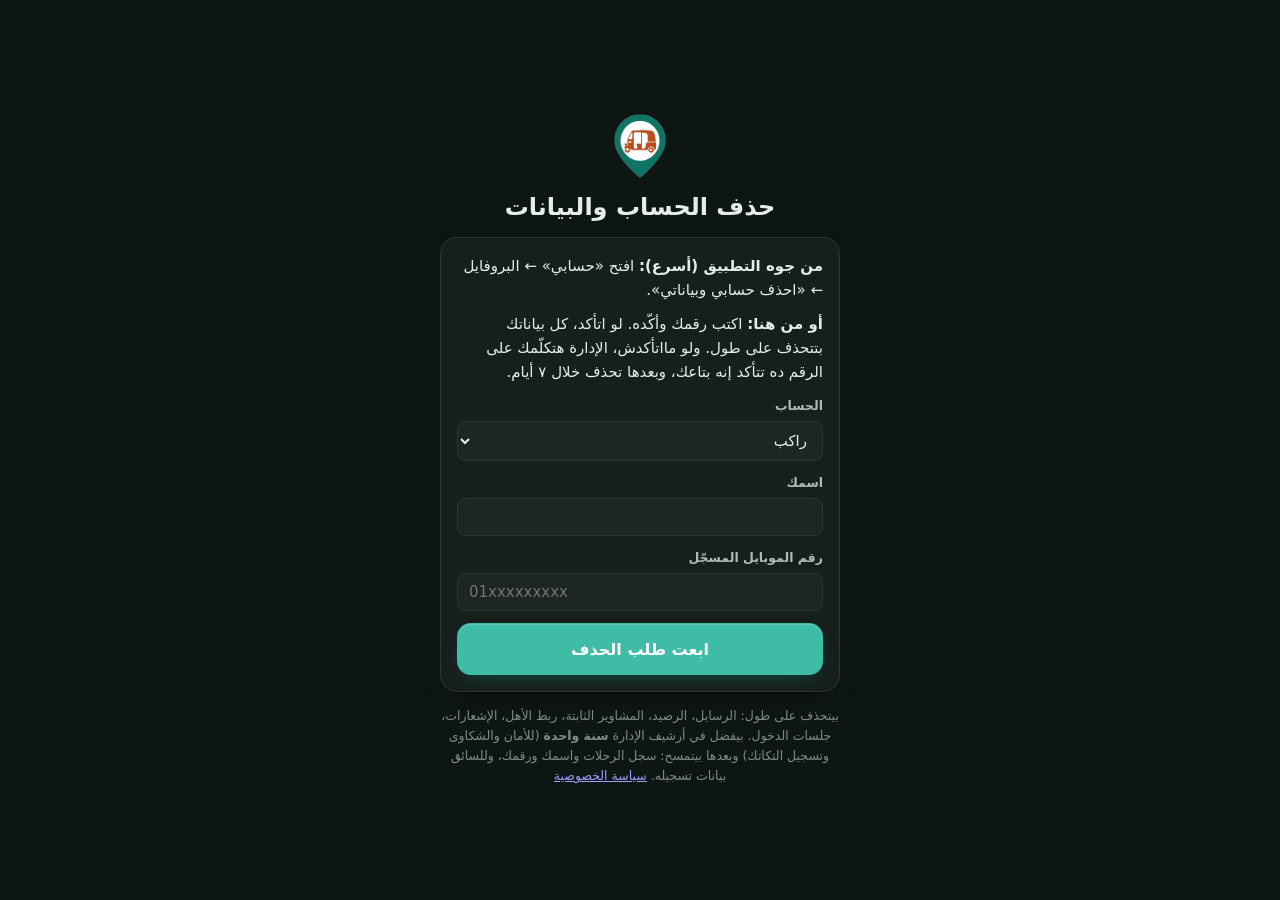
<file: delete.html>
<!DOCTYPE html>
<html lang="ar" dir="rtl"><head><meta charset="utf-8"><meta name="viewport" content="width=device-width,initial-scale=1">
<title>حذف الحساب — المحطة</title><meta name="theme-color" content="#0E1614"><meta name="color-scheme" content="dark"><link rel="stylesheet" href="/assets/style.css"></head>
<body style="min-height:100vh;display:grid;place-items:center;padding:24px;background:var(--ground)">
<div class="mh-login" style="width:100%;max-width:400px;display:flex;flex-direction:column;gap:14px">
  <img class="mh-logo" src="/assets/logo.png" alt="المحطة" style="height:64px;width:auto;align-self:center">
  <h1 style="margin:0;text-align:center;font:800 24px/1.3 var(--display)">حذف الحساب والبيانات</h1>
  <div class="card">
    <p style="margin:0 0 10px"><b>من جوه التطبيق (أسرع):</b> افتح «حسابي» ← البروفايل ← «احذف حسابي وبياناتي».</p>
    <p style="margin:0 0 12px"><b>أو من هنا:</b> اكتب رقمك وأكّده. لو اتأكد، كل بياناتك بتتحذف على طول. ولو مااتأكدش، الإدارة هتكلّمك على الرقم ده تتأكد إنه بتاعك، وبعدها تحذف خلال ٧ أيام.</p>
    <div class="field"><label for="dr">الحساب</label><select id="dr"><option value="rider">راكب</option><option value="driver">سائق</option></select></div>
    <div class="field"><label for="dn">اسمك</label><input id="dn" autocomplete="name"></div>
    <div class="field"><label for="dp">رقم الموبايل المسجّل</label><input id="dp" inputmode="tel" dir="ltr" placeholder="01xxxxxxxxx"></div>
    <button class="btn btn-primary btn-wide" id="go">ابعت طلب الحذف</button>
    <p class="hint" id="msg" style="margin-top:10px" hidden></p>
  </div>
  <p class="hint" style="text-align:center">بيتحذف على طول: الرسايل، الرصيد، المشاوير الثابتة، ربط الأهل، الإشعارات، جلسات الدخول. بيفضل في أرشيف الإدارة <b>سنة واحدة</b> (للأمان والشكاوى وتسجيل التكاتك) وبعدها بيتمسح: سجل الرحلات واسمك ورقمك، وللسائق بيانات تسجيله. <a href="/privacy.html">سياسة الخصوصية</a></p>
</div>
<script src="/assets/common.js"></script>
<script src="/assets/verify.js"></script>
<script>
document.getElementById("go").addEventListener("click", function(){
  var p = document.getElementById("dp").value.replace(/\D/g,""), n = document.getElementById("dn").value.trim(), m = document.getElementById("msg"), b = this;
  if(!/^01\d{9}$/.test(p)){ m.hidden = false; m.style.color = "var(--crit)"; m.textContent = "اكتب رقم موبايل صحيح"; return; }
  b.disabled = true;
  if(!confirm("متأكد إنك عايز تحذف حسابك وكل بياناتك؟ مايتعملهوش رجوع.")) { b.disabled = false; return; }
  var toks = []; try{ toks = (JSON.parse(localStorage.getItem("tt-history") || "[]") || []).map(function(x){ return x.token; }).filter(Boolean).slice(0, 30); }catch(e){}
  var role = document.getElementById("dr").value;
  TT.api("delete-account", role === "driver" ? { method:"POST", retry:false, body:{ phone:p, name:n, role:"driver" } } : { method:"POST", retry:false, verify:{ phone:p, role:"rider" }, body:{ phone:p, name:n, rideTokens:toks } })
    .then(function(r){
      m.hidden = false; m.style.color = "var(--ok)";
      if(r && r.queued){ m.textContent = "وصل طلبك ✓ — الإدارة هتكلّمك على الرقم ده تتأكد، وبعدها يتحذف خلال ٧ أيام."; return; }
      try{ Object.keys(localStorage).forEach(function(k){ if(/^(tt-|mh-)/.test(k)) localStorage.removeItem(k); }); }catch(e){}
      m.textContent = "اتحذف حسابك وكل بياناتك ✓";
    })
    .catch(function(e){ b.disabled = false; m.hidden = false; m.style.color = "var(--crit)"; m.textContent = e.message; });
});
</script>
</body></html>
</file>
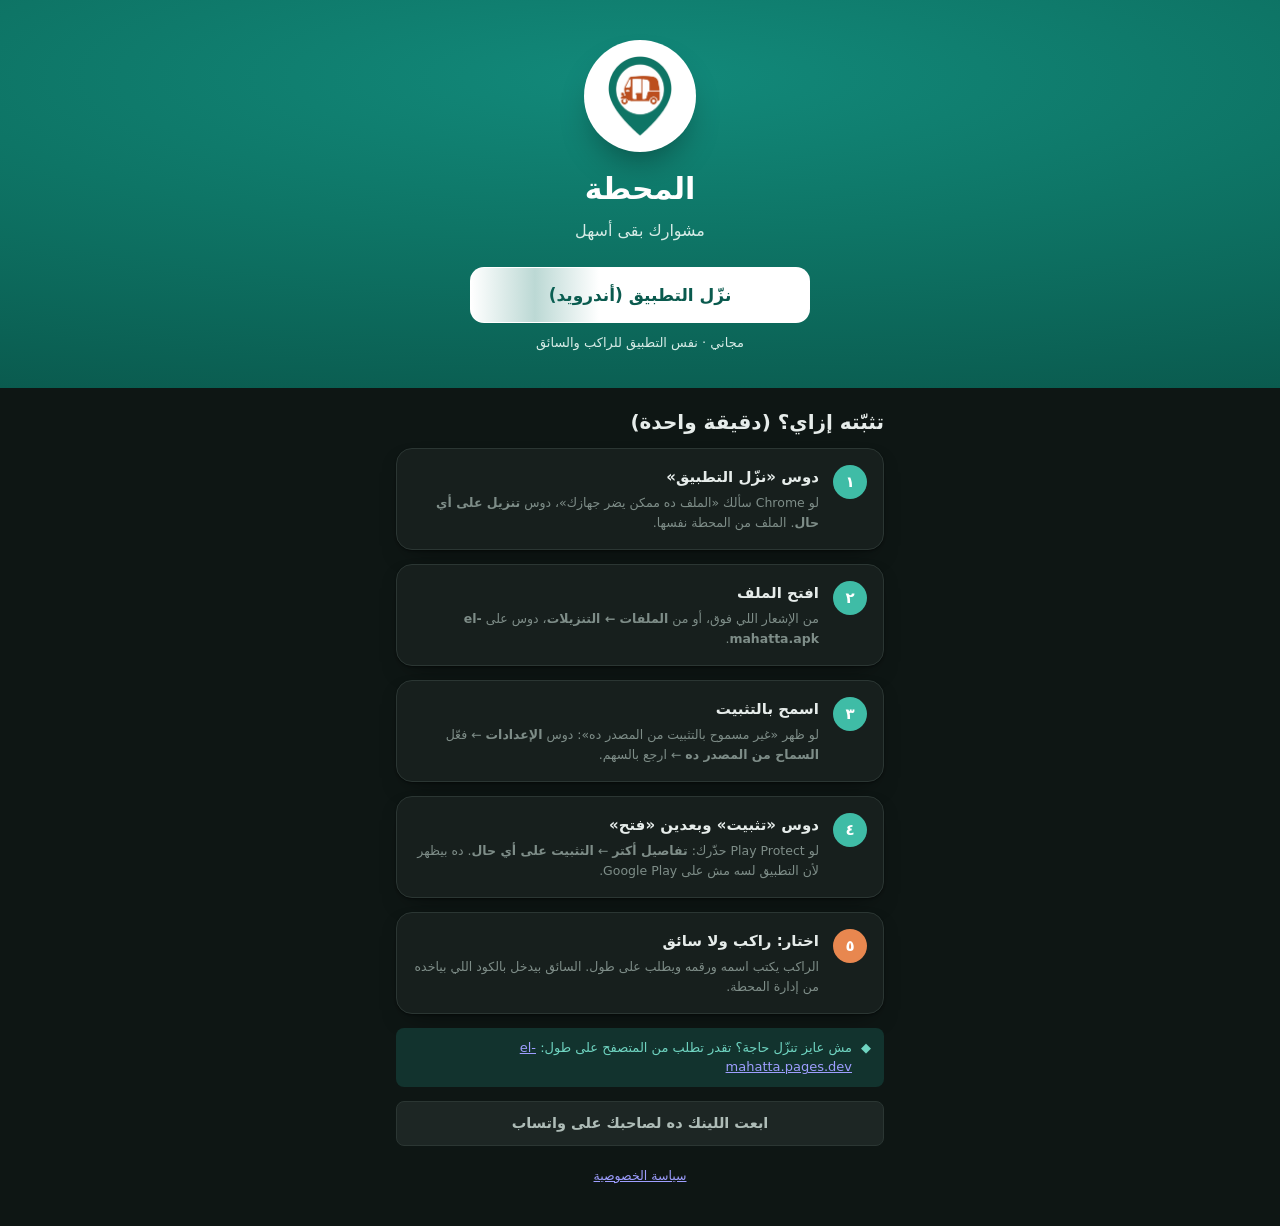
<file: download.html>
<!DOCTYPE html>
<html lang="ar" dir="rtl">
<head>
<meta charset="utf-8">
<meta name="viewport" content="width=device-width,initial-scale=1,viewport-fit=cover">
<meta name="theme-color" content="#0E1614"><meta name="color-scheme" content="dark">
<title>نزّل تطبيق المحطة — مشوارك بقى أسهل</title>
<meta name="description" content="نزّل تطبيق المحطة على أندرويد: اطلب توكتوك بسعر ثابت، أو اشتغل سائق.">
<meta property="og:title" content="نزّل تطبيق المحطة">
<meta property="og:description" content="مشوارك بقى أسهل — توكتوك بسعر ثابت، من غير مفاصلة.">
<meta property="og:image" content="/assets/icon-512.png">
<link rel="icon" href="/assets/icon-192.png">
<link rel="stylesheet" href="/assets/style.css">
</head>
<body style="margin:0;background:var(--ground)">
<header style="background:radial-gradient(120% 90% at 50% 20%,#12897A 0%,#0E7566 45%,#0A5A4E 100%);color:#fff;text-align:center;padding:40px 20px 34px;display:flex;flex-direction:column;align-items:center;gap:10px">
  <span class="mh-logo" style="width:112px;height:112px;border-radius:50%;background:#fff;display:grid;place-items:center;box-shadow:0 18px 36px -14px rgba(0,0,0,.45)"><img src="/assets/logo.png" alt="المحطة" style="height:80px;width:auto"></span>
  <h1 style="margin:8px 0 0;font:800 30px/1.25 var(--display)">المحطة</h1>
  <p style="margin:0;color:#D6EBE6;font-size:16px">مشوارك بقى أسهل</p>
  <a href="/download/el-mahatta.apk" download class="btn btn-wide mh-shine dark" style="margin-top:14px;max-width:340px;background:#fff;color:#0A5A4E;min-height:56px;font-size:17px;font-weight:800;border-radius:14px">نزّل التطبيق (أندرويد)</a>
  <span style="font-size:13px;color:#D6EBE6">مجاني · نفس التطبيق للراكب والسائق</span>
</header>

<main style="max-width:520px;margin:0 auto;padding:22px 16px 40px;display:flex;flex-direction:column;gap:14px">
  <h2 style="margin:0;font:700 20px var(--display)">تثبّته إزاي؟ (دقيقة واحدة)</h2>

  <div class="card" style="display:flex;gap:14px;align-items:flex-start">
    <b style="flex:none;width:34px;height:34px;border-radius:50%;background:var(--accent);color:#fff;display:grid;place-items:center;font-family:var(--display)">١</b>
    <div><b>دوس «نزّل التطبيق»</b><p class="hint" style="margin:4px 0 0">لو Chrome سألك «الملف ده ممكن يضر جهازك»، دوس <b>تنزيل على أي حال</b>. الملف من المحطة نفسها.</p></div>
  </div>
  <div class="card" style="display:flex;gap:14px;align-items:flex-start">
    <b style="flex:none;width:34px;height:34px;border-radius:50%;background:var(--accent);color:#fff;display:grid;place-items:center;font-family:var(--display)">٢</b>
    <div><b>افتح الملف</b><p class="hint" style="margin:4px 0 0">من الإشعار اللي فوق، أو من <b>الملفات ← التنزيلات</b>، دوس على <b>el-mahatta.apk</b>.</p></div>
  </div>
  <div class="card" style="display:flex;gap:14px;align-items:flex-start">
    <b style="flex:none;width:34px;height:34px;border-radius:50%;background:var(--accent);color:#fff;display:grid;place-items:center;font-family:var(--display)">٣</b>
    <div><b>اسمح بالتثبيت</b><p class="hint" style="margin:4px 0 0">لو ظهر «غير مسموح بالتثبيت من المصدر ده»: دوس <b>الإعدادات</b> ← فعّل <b>السماح من المصدر ده</b> ← ارجع بالسهم.</p></div>
  </div>
  <div class="card" style="display:flex;gap:14px;align-items:flex-start">
    <b style="flex:none;width:34px;height:34px;border-radius:50%;background:var(--accent);color:#fff;display:grid;place-items:center;font-family:var(--display)">٤</b>
    <div><b>دوس «تثبيت» وبعدين «فتح»</b><p class="hint" style="margin:4px 0 0">لو Play Protect حذّرك: <b>تفاصيل أكتر</b> ← <b>التثبيت على أي حال</b>. ده بيظهر لأن التطبيق لسه مش على Google Play.</p></div>
  </div>
  <div class="card" style="display:flex;gap:14px;align-items:flex-start">
    <b style="flex:none;width:34px;height:34px;border-radius:50%;background:var(--fare);color:#fff;display:grid;place-items:center;font-family:var(--display)">٥</b>
    <div><b>اختار: راكب ولا سائق</b><p class="hint" style="margin:4px 0 0">الراكب يكتب اسمه ورقمه ويطلب على طول. السائق بيدخل بالكود اللي بياخده من إدارة المحطة.</p></div>
  </div>

  <div class="banner b-note"><span>◆</span><span>مش عايز تنزّل حاجة؟ تقدر تطلب من المتصفح على طول: <a href="/">el-mahatta.pages.dev</a></span></div>
  <a class="btn btn-ghost btn-wide" id="shareDl" target="_blank" rel="noopener" href="#">ابعت اللينك ده لصاحبك على واتساب</a>
  <p class="hint" style="text-align:center;margin:6px 0 0"><a href="/privacy.html">سياسة الخصوصية</a></p>
</main>
<script>
document.getElementById("shareDl").href = "https://wa.me/?text=" + encodeURIComponent("نزّل تطبيق المحطة — توكتوك بسعر ثابت من غير مفاصلة: " + location.origin + "/download.html");
</script>
</body>
</html>
</file>
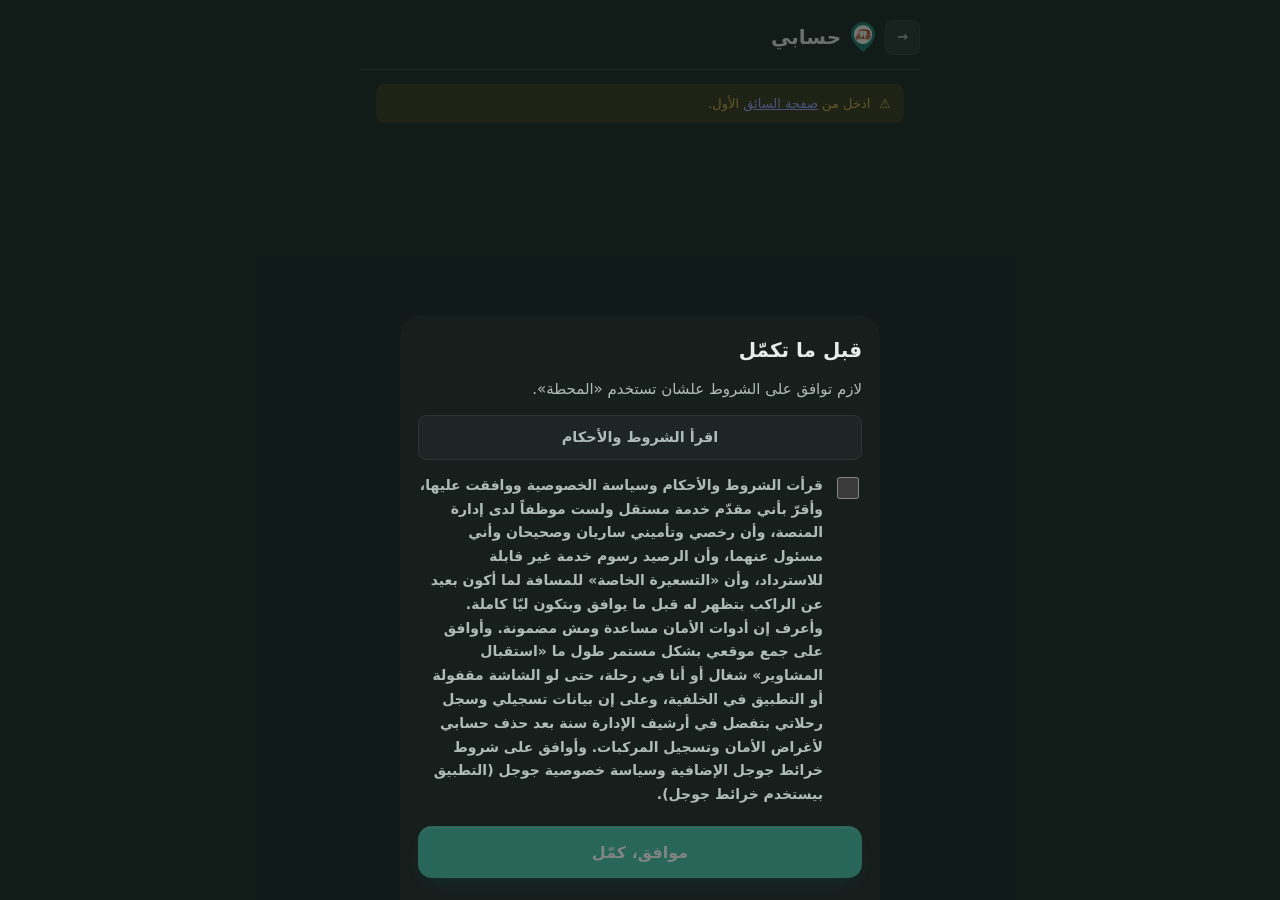
<file: driver-me.html>
<!DOCTYPE html>
<html lang="ar" dir="rtl">
<head>
<meta charset="utf-8">
<meta name="viewport" content="width=device-width,initial-scale=1,viewport-fit=cover">
<title>المحطة — حساب السائق</title>
<meta name="theme-color" content="#0E1614"><meta name="color-scheme" content="dark">
<link rel="manifest" href="/manifest-driver.webmanifest">
<link rel="icon" href="/assets/icon-driver-192.png">
<link rel="stylesheet" href="/assets/style.css">
<style>
.wrap{max-width:560px;margin:0 auto;padding:14px 16px 60px}
.top{display:flex;align-items:center;gap:10px;padding:6px 0 14px;border-bottom:1px solid var(--line);margin-bottom:14px}
.top h1{margin:0;font-family:var(--display);font-size:20px}
.tabs{display:flex;gap:4px;background:var(--inset);border-radius:10px;padding:3px;margin-bottom:14px}
.tabs button{flex:1;border:0;background:transparent;color:var(--muted);font-family:var(--body);font-weight:600;font-size:13.5px;padding:9px 6px;border-radius:8px;cursor:pointer;white-space:nowrap}
.tabs button[aria-selected="true"]{background:var(--surface);color:var(--ink);font-weight:700}
.bars{display:flex;align-items:flex-end;gap:6px;height:150px}
.bars button{flex:1;height:100%;border:0;background:none;padding:0;display:flex;flex-direction:column;justify-content:flex-end;align-items:center;gap:4px;cursor:pointer;font-family:var(--body);color:var(--muted);font-size:11px}
.bars i{display:block;width:100%;min-height:3px;border-radius:6px 6px 2px 2px;background:#9FCFC4}
.bars button[aria-pressed="true"] i{background:var(--accent)}
.bars button[aria-pressed="true"]{color:var(--ink);font-weight:700}
.opt{display:flex;align-items:center;gap:10px;width:100%;text-align:start;padding:12px 13px;border-radius:10px;border:1.5px solid var(--line);background:var(--surface);color:var(--ink);font-family:var(--body);font-size:14.5px;font-weight:600;cursor:pointer;margin-bottom:7px}
.opt[aria-pressed="true"]{border-color:var(--accent);background:#D6EBE6;color:#0A5A4E;font-weight:700}
.opt[aria-pressed="true"] *{color:#0A5A4E !important;opacity:1 !important}
.opt:disabled{opacity:.45;cursor:default}
.sw{width:12px;height:12px;border-radius:3px;flex:none}
.big{font:800 42px/1 var(--display)}
</style>
</head>
<body>
<div class="wrap">
  <div class="top">
    <a href="/driver.html" class="btn btn-ghost btn-sm" aria-label="رجوع">→</a>
    <img src="/assets/logo.png" alt="" style="height:30px;width:auto">
    <h1>حسابي</h1>
    <span class="hint" id="who" style="margin-inline-start:auto"></span>
  </div>

  <div id="needLogin" class="banner b-warn" hidden><span>⚠</span><span>ادخل من <a href="/driver.html">صفحة السائق</a> الأول.</span></div>

  <div id="app" hidden>
    <div class="card" style="display:flex;align-items:center;gap:14px;margin-bottom:12px">
      <span id="meAv" style="width:72px;height:72px;flex:none;border-radius:50%;background:var(--accent) center/cover no-repeat;color:#fff;display:grid;place-items:center;font:800 28px var(--display);box-shadow:0 0 0 3px var(--surface),0 0 0 5px var(--accent)"></span>
      <div style="min-width:0">
        <b id="meName" style="display:block;font:800 19px var(--display)"></b>
        <div class="hint" id="meSub"></div>
        <div class="hint" style="font-size:12px;margin-top:2px">الصورة دي اللي الراكب بيشوفها. تغييرها من الإدارة بس.</div>
      </div>
    </div>
    <div class="tabs" role="tablist">
      <button data-tab="earn" aria-selected="true">أرباحي</button>
      <button data-tab="sub" aria-selected="false" hidden>رصيدي</button>
      <button data-tab="zones" aria-selected="false">مناطقي</button>
      <button data-tab="heading" aria-selected="false">رايح ناحية</button>
    </div>

    <button class="btn btn-ghost btn-wide" data-switch="rider" type="button">التبديل لراكب</button>
    <section id="t-earn" class="stack">
      <div>
        <div class="hint">حصّلت آخر ٧ أيام</div>
        <div style="display:flex;align-items:baseline;gap:6px"><span class="big" id="wkTotal" style="color:var(--accent-ink,#0A5A4E)">0</span><b>جنيه</b></div>
      </div>
      <div class="card"><div class="bars" id="bars"></div></div>
      <div class="card">
        <div style="display:flex;align-items:center"><b id="dName" style="font-family:var(--display)"></b><b id="dVal" style="margin-inline-start:auto;font-family:var(--display);color:var(--accent-ink,#0A5A4E)"></b></div>
        <div class="grid2" style="margin-top:10px">
          <div class="stat"><span class="k" id="dRides">0</span><div class="l">رحلة</div></div>
          <div class="stat"><span class="k" id="dCross">0</span><div class="l">مشوار طويل</div></div>
        </div>
      </div>
      <div class="grid2">
        <div class="stat"><span class="k" id="wkRides">0</span><div class="l">رحلة الأسبوع</div></div>
        <div class="stat"><span class="k" id="rating">—</span><div class="l" id="ratingL">تقييمك</div></div>
      </div>
      <p class="hint">الأرقام دي بتشمل خصومات الدعوات اللي الإدارة بتعوّضهالك.</p>
      <div id="tierBox" style="margin-top:6px"></div>
      <div id="revBox"></div>
    </section>

    <section id="t-sub" class="stack" hidden>
      <div id="subCard" class="card" style="border:0"></div>
      <div class="card" style="padding:0">
        <div style="display:flex;padding:12px 14px;border-bottom:1px solid var(--line)"><span style="flex:1">رسم المشوار</span><b style="color:var(--accent-ink,#0A5A4E)" id="feeVal">١ ج</b></div>
        <div style="display:flex;padding:12px 14px;border-bottom:1px solid var(--line)"><span style="flex:1">عمولة نسبة من الأجرة</span><b style="color:var(--accent-ink,#0A5A4E)">مفيش</b></div>
        <div style="display:flex;padding:12px 14px"><span style="flex:1">الأجرة اللي بتاخدها</span><b style="color:var(--fare)">١٠٠٪</b></div>
      </div>
      <div id="payLog"></div>
      <div class="banner b-note"><span>◆</span><span>بتشحن الرصيد كاش من الإدارة أو وكيل المركز. الراكب بيدفعلك الأجرة كاملة، والرسم بيتخصم من رصيدك بس لما المشوار يخلص.</span></div>
      <div class="banner b-note"><span>◆</span><span>المطلوب منك بس: رخصة سارية، وتلتزم بالسعر الثابت، وتعامل الركاب باحترام.</span></div>
    </section>

    <section id="t-zones" class="stack" hidden>
      <p class="hint" style="margin:0">طلبات المناطق دي بتوصلك <b>قبل باقي السواقين بـ ٥ ثواني</b>. اختار لحد ٣.</p>
      <div id="zoneList"></div>
      <button class="btn btn-primary btn-wide" id="saveZones">حفظ</button>
      <p class="hint" style="margin:0">باقي المناطق برضه بتوصلك عادي.</p>
    </section>

    <section id="t-heading" class="stack" hidden>
      <div id="headNow"></div>
      <p class="hint" style="margin:0">رايح ناحية منطقة (راجع البيت أو رايح تجيب حاجة)؟ اختارها، وهتشوف بس الطلبات اللي وجهتها هناك. مرتين في اليوم.</p>
      <div id="headList"></div>
    </section>
    <div style="margin-top:28px;padding-top:16px;border-top:1px solid var(--line);display:flex;flex-direction:column;gap:8px">
      <button class="btn btn-ghost btn-wide" id="delAcct" type="button" style="color:var(--crit)">احذف حسابي</button>
      <p class="hint" style="margin:0">بيتمسح حسابك من التطبيق. سجل رحلاتك وبيانات تسجيلك بيفضلوا في أرشيف الإدارة سنة (للأمان وتسجيل التكاتك) وبعدها بيتمسحوا. <a href="/privacy.html">التفاصيل</a></p>
    </div>
  </div>
</div>

<script src="/assets/common.js"></script>
<script src="/assets/terms.js" data-role="driver"></script>
<script>
(function(){
  "use strict";
  var $ = TT.$, auth = null, zones = [], stats = null, day = 6, pick = [];
  try{ auth = JSON.parse(localStorage.getItem("tt-driver") || "null"); }catch(e){}
  if(!auth || !auth.phone){ $("needLogin").hidden = false; return; }
  $("app").hidden = false; $("who").textContent = auth.name || "";
  $("delAcct").addEventListener("click", function(){
    if(!confirm("متأكد إنك عايز تحذف حسابك؟ مش هتقدر تدخل تاني غير بتسجيل جديد من الإدارة.")) return;
    var b = this; b.disabled = true;
    fetch("/api/driver/delete-account", { method:"POST", headers:{ "x-driver-phone": auth.phone, "x-driver-code": auth.code, "x-driver-device": TT.devId(), "content-type":"application/json" }, body:"{}" })
      .then(function(r){ return r.json().catch(function(){ return {}; }).then(function(j){ if(!r.ok) throw new Error(j.error || "خطأ"); return j; }); })
      .then(function(){ try{ Object.keys(localStorage).forEach(function(k){ if(/^(tt-|mh-)/.test(k)) localStorage.removeItem(k); }); }catch(e){} alert("اتحذف حسابك. شكراً إنك اشتغلت مع المحطة."); location.href = "/driver.html"; })
      .catch(function(e){ b.disabled = false; TT.toast(e.message || "ماقدرناش نحذف — جرّب تاني"); });
  });

  function call(path, opts){
    opts = opts || {};
    return fetch("/api/driver/" + path, {
      method: opts.method || "GET",
      headers: { "x-driver-phone": auth.phone, "x-driver-code": auth.code, "x-driver-device": TT.devId(), "content-type": "application/json" },
      body: opts.body ? JSON.stringify(opts.body) : undefined
    }).then(function(r){ return r.json().catch(function(){ return {}; }).then(function(j){ if(!r.ok) throw Object.assign(new Error(j.error || "خطأ"), { status:r.status }); return j; }); });
  }

  function show(t){
    [].forEach.call(document.querySelectorAll("[data-tab]"), function(b){ b.setAttribute("aria-selected", b.getAttribute("data-tab") === t); });
    ["earn","sub","zones","heading"].forEach(function(x){ $("t-" + x).hidden = x !== t; });
    try{ history.replaceState(null, "", "#" + t); }catch(e){}
  }

  var WD = ["الحد","التنين","التلات","الأربع","الخميس","الجمعة","السبت"];
  function renderEarn(){
    var d = stats.days, max = Math.max.apply(null, d.map(function(x){ return x.earned; }).concat([1]));
    $("wkTotal").textContent = d.reduce(function(s,x){ return s + x.earned; }, 0).toLocaleString("en");
    $("wkRides").textContent = d.reduce(function(s,x){ return s + x.rides; }, 0);
    $("rating").textContent = stats.rating ? stats.rating + " ★" : "—";
    $("ratingL").textContent = stats.ratingCount ? "تقييمك (" + stats.ratingCount + " تقييم)" : "لسه مفيش تقييمات";
    var nextT = stats.tier === "gold" ? "إنت في أعلى مستوى 👏" : stats.tier === "silver" ? "للذهبي: ٤٫٨ ★ و١٠٠ تقييم، وتلغي أقل من ٥٪" : "للفضي: ٤٫٥ ★ و٣٠ تقييم";
    $("tierBox").innerHTML = '<div class="card" style="display:flex;align-items:center;gap:10px;flex-wrap:wrap"><span style="flex:1;font-weight:700">ترتيبك</span>' + TT.tierBadge({ tier:stats.tier, rating:stats.rating, ratingCount:stats.ratingCount }) + '<div class="hint" style="width:100%">' + nextT + '</div></div>';
    /* آراء الركاب مجمّعة من غير أسماء ولا كلام مكتوب — علشان محدش يتعرف */
    var ts = stats.tagSummary;
    $("revBox").innerHTML = ts
      ? '<div class="hint" style="margin:10px 0 6px">الركاب قالوا عنك (من غير أسماء)</div><div style="display:flex;gap:6px;flex-wrap:wrap">'
        + (ts.length ? ts.map(function(x){ return '<span class="chip ' + (x.good ? "c-accent" : "c-warn") + ' num">' + TT.esc(x.t) + ' × ' + x.n + '</span>'; }).join("") : '<span class="hint">لسه مفيش تعليقات</span>') + '</div>'
      : (stats.ratingCount ? '<p class="hint" style="margin-top:10px">آراء الركاب هتظهرلك مجمّعة بعد ' + (stats.tagNeed || 5) + ' تقييمات كمان — من غير أسماء.</p>' : "");

    $("bars").innerHTML = d.map(function(x, i){
      var dt = new Date(x.day + "T12:00:00");
      return '<button data-day="'+i+'" aria-pressed="'+(i===day)+'"><span>'+(x.earned||"—")+'</span><i style="height:'+Math.round(x.earned/max*100)+'%"></i><span>'+(i===6?"النهارده":WD[dt.getDay()])+'</span></button>';
    }).join("");
    var s = d[day], dt = new Date(s.day + "T12:00:00");
    $("dName").textContent = day === 6 ? "النهارده" : dt.toLocaleDateString("ar-EG", { weekday:"long", day:"numeric", month:"long" });
    $("dVal").textContent = s.earned + " ج"; $("dRides").textContent = s.rides; $("dCross").textContent = s.cross;
  }

  function fmt(s){ return s ? new Date(s + "T00:00:00").toLocaleDateString("ar-EG", { day:"numeric", month:"long", year:"numeric" }) : ""; }
  function renderSub(){
    var sb = (stats && stats.sub) || {}, c = $("subCard");
    /* تبويب «رصيدي» مخفي طول الـ ٣ شهور المجانية، وبيظهر لوحده بعدها */
    var tb = document.querySelector('[data-tab="sub"]'); if(tb) tb.hidden = sb.state === "free" || !sb.state;
    if(sb.state === "free" || !sb.state) return;
    c.style.background = sb.state === "stopped" ? "var(--crit)" : sb.state === "low" ? "var(--warn)" : "var(--accent)";
    c.style.color = "#fff"; c.style.textAlign = "center";
    var big = sb.state === "free" ? "مجاني" : (sb.credit || 0) + " ج";
    var line = sb.state === "free" ? (sb.until ? "الرصيد هيبدأ يتخصم من " + sb.until + " — " + sb.fee + " ج عن كل مشوار" : "مفيش رسوم دلوقتي")
      : sb.state === "stopped" ? "رصيدك خلص — اشحن علشان ترجع تستقبل مشاوير"
      : "يكفي حوالي " + sb.trips + " مشوار · " + sb.fee + " ج عن كل مشوار بتخلّصه";
    c.innerHTML = '<div style="font-size:13px;opacity:.9">رصيدك</div><div style="font:800 40px/1.2 var(--display);margin:4px 0">' + big + '</div><div style="font-size:13.5px;opacity:.92">' + line + '</div>';
    var log = (stats && stats.paidLog) || [], pl = $("payLog"), fv = $("feeVal");
    if(fv) fv.textContent = (sb.fee || 1) + " ج";
    if(pl) pl.innerHTML = log.length ? '<div class="hint" style="margin-bottom:6px">آخر شحنات</div>' + log.map(function(p){
      return '<div class="card" style="padding:10px 13px;margin-bottom:6px;display:flex"><span>' + new Date(p.at).toLocaleDateString("ar-EG",{ day:"numeric", month:"long" }) + '</span><b style="margin-inline-start:auto">+' + p.amt + ' ج</b></div>';
    }).join("") : "";
  }
  function renderSubOld(){
    var sb = stats.sub, c = $("subCard"), left;
    if(sb.state === "free"){
      left = sb.until ? TT.daysTo(sb.until) : null;
      c.style.background = "var(--accent)"; c.style.color = "#fff";
      c.innerHTML = '<b>★ المحطة مجانية دلوقتي</b>' + (left != null ? '<div style="display:flex;align-items:baseline;gap:6px;margin:8px 0"><span class="big">'+left+'</span><b>يوم من غير اشتراك</b></div><div style="font-size:13px;opacity:.9">لحد '+fmt(sb.until)+'. هنفكّرك قبلها بأسبوع.</div>' : '<div style="font-size:13px;opacity:.9;margin-top:6px">مفيش اشتراك مطلوب لحد ما الإدارة تحدد معاد.</div>');
    } else if(sb.state === "ok"){
      left = TT.daysTo(sb.until);
      c.style.background = left <= 2 ? "var(--warn-soft,#F6EBCE)" : "var(--ok-soft,#DAEDE2)"; c.style.color = "var(--ink)";
      c.innerHTML = '<b>'+(left <= 2 ? "⚠ قرب يخلص" : "✓ مشترك")+'</b><div style="display:flex;align-items:baseline;gap:6px;margin:8px 0"><span class="big">'+Math.max(0,left)+'</span><b>يوم فاضل</b></div><div class="hint">لحد '+fmt(sb.until)+'</div>';
    } else {
      c.style.background = "var(--crit-soft,#F6DDD9)"; c.style.color = "var(--crit)";
      c.innerHTML = sb.state === "grace"
        ? '<b>⚠ اشتراكك خلص — إنت في المهلة</b><div style="margin-top:6px">الطلبات هتوقف يوم '+fmt(sb.stopOn)+'. جدّد مع الإدارة.</div>'
        : '<b>⚠ الطلبات وقفت</b><div style="margin-top:6px">اشتراكك خلص يوم '+fmt(sb.until)+'. جدّد مع الإدارة وهترجع تشتغل على طول.</div>';
    }
  }

  function renderZones(){
    $("zoneList").innerHTML = zones.map(function(z){
      var on = pick.indexOf(z.id) >= 0, full = pick.length >= 3 && !on;
      return '<button class="opt" data-zone="'+TT.esc(z.id)+'" aria-pressed="'+on+'"'+(full?" disabled":"")+'><span class="sw" style="background:'+TT.zoneColor(zones, z.id)+'"></span><span style="flex:1">'+TT.esc(z.name)+'</span>'+(on?"✓":"")+'</button>';
    }).join("");
  }

  function renderHeading(){
    var h = stats.heading, t = TT.today(), today = h && h.day === t;
    var active = today && h.active, uses = today ? (h.uses || 0) : 0;
    $("headNow").innerHTML = active
      ? '<div class="card" style="background:var(--ink);color:#E6ECEA;border:0"><div class="hint" style="color:#AEBCB7">رايح ناحية</div><b style="font:800 20px var(--display)">'+TT.esc(TT.zoneName(zones, h.zoneId))+'</b><div style="margin-top:10px"><button class="btn btn-ghost btn-sm" id="headOff" style="background:#fff">إلغاء — ارجع لكل الطلبات</button></div></div>'
      : '';
    $("headList").innerHTML = zones.map(function(z){
      var on = active && h.zoneId === z.id;
      return '<button class="opt" data-head="'+TT.esc(z.id)+'" aria-pressed="'+on+'"'+(!active && uses >= 2 ? " disabled" : "")+'><span class="sw" style="background:'+TT.zoneColor(zones, z.id)+'"></span><span style="flex:1">'+TT.esc(z.name)+'</span></button>';
    }).join("") + '<p class="hint">باقي '+Math.max(0, 2 - uses)+' مرة النهارده.</p>';
  }

  function renderAll(){ renderEarn(); renderSub(); renderZones(); renderHeading(); }

  document.addEventListener("click", function(e){
    if(!e.target.closest) return;
    var b;
    if((b = e.target.closest("[data-tab]"))) return show(b.getAttribute("data-tab"));
    if((b = e.target.closest("[data-day]"))){ day = +b.getAttribute("data-day"); return renderEarn(); }
    if((b = e.target.closest("[data-zone]"))){
      var id = b.getAttribute("data-zone"), i = pick.indexOf(id);
      if(i >= 0) pick.splice(i, 1); else if(pick.length < 3) pick.push(id);
      return renderZones();
    }
    if((b = e.target.closest("[data-head]"))){
      call("prefs", { method:"POST", body:{ heading:{ zoneId:b.getAttribute("data-head") } } })
        .then(function(r){ stats.heading = r.heading; renderHeading(); TT.toast("✓ هتشوف الطلبات اللي على طريقك بس"); })
        .catch(function(err){ TT.toast(err.message); });
      return;
    }
    if(e.target.closest("#headOff")){
      call("prefs", { method:"POST", body:{ heading:null } })
        .then(function(r){ stats.heading = r.heading; renderHeading(); TT.toast("رجعت لكل الطلبات"); })
        .catch(function(err){ TT.toast(err.message); });
    }
  });
  $("saveZones").addEventListener("click", function(){
    var b = this; b.disabled = true;
    call("prefs", { method:"POST", body:{ zones:pick } })
      .then(function(){ TT.toast("اتحفظ ✓"); })
      .catch(function(err){ TT.toast(err.message); })
      .then(function(){ b.disabled = false; });
  });

  Promise.all([TT.api("public"), call("stats")]).then(function(res){
    zones = res[0].zones || []; stats = res[1]; pick = (stats.zones || []).slice();
    var nm = stats.name || auth.name || "", av = $("meAv");
    $("meName").textContent = nm;
    $("meSub").textContent = [stats.plate ? "لوحة " + stats.plate : "", stats.village ? "من " + stats.village : ""].filter(Boolean).join(" · ");
    if(stats.photo){ av.style.backgroundImage = "url(" + stats.photo + ")"; av.textContent = ""; } else av.textContent = nm.trim().charAt(0) || "س";
    renderAll();
    var h = (location.hash || "").slice(1);
    show({ earn:1, sub:1, zones:1, heading:1 }[h] ? h : "earn");
  }).catch(function(err){
    if(err.status === 401){ $("app").hidden = true; $("needLogin").hidden = false; }
    else TT.toast(err.message || "تعذّر التحميل");
  });
})();
</script>
<script>document.addEventListener("click",function(e){var b=e.target.closest("[data-switch]");if(!b)return;var r=b.getAttribute("data-switch");try{localStorage.setItem("mh-role",r);}catch(x){}location.href=r==="driver"?"/driver.html":"/";});</script>
</body>
</html>
</file>
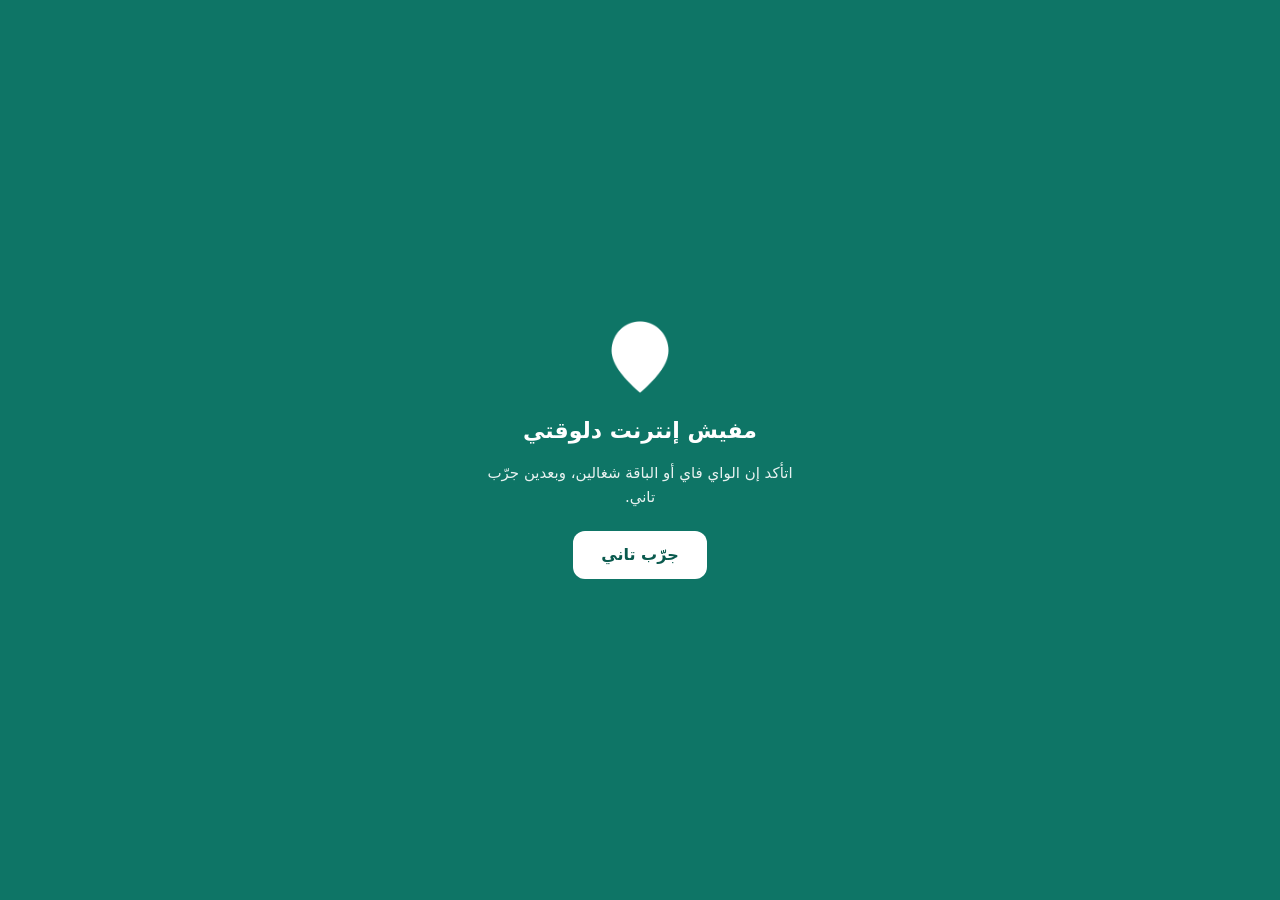
<file: offline.html>
<!DOCTYPE html>
<html lang="ar" dir="rtl">
<head>
<meta charset="utf-8">
<meta name="viewport" content="width=device-width,initial-scale=1,viewport-fit=cover">
<meta name="theme-color" content="#0E1614"><meta name="color-scheme" content="dark">
<title>المحطة — مفيش إنترنت</title>
<link rel="stylesheet" href="/assets/style.css">
</head>
<body style="min-height:100vh;display:grid;place-items:center;background:#0E7566;color:#fff;text-align:center;padding:24px">
  <div style="display:flex;flex-direction:column;align-items:center;gap:12px;max-width:320px">
    <img src="/assets/logo.png" alt="المحطة" style="height:72px;width:auto;filter:brightness(0) invert(1)">
    <h1 style="font-family:var(--display);font-size:22px;margin:8px 0 0">مفيش إنترنت دلوقتي</h1>
    <p style="margin:0;opacity:.9">اتأكد إن الواي فاي أو الباقة شغالين، وبعدين جرّب تاني.</p>
    <button onclick="location.reload()" style="margin-top:10px;font:700 16px var(--body);background:#fff;color:#0A5A4E;border:0;border-radius:12px;padding:13px 28px;cursor:pointer;min-height:48px">جرّب تاني</button>
  </div>
</body>
</html>
</file>
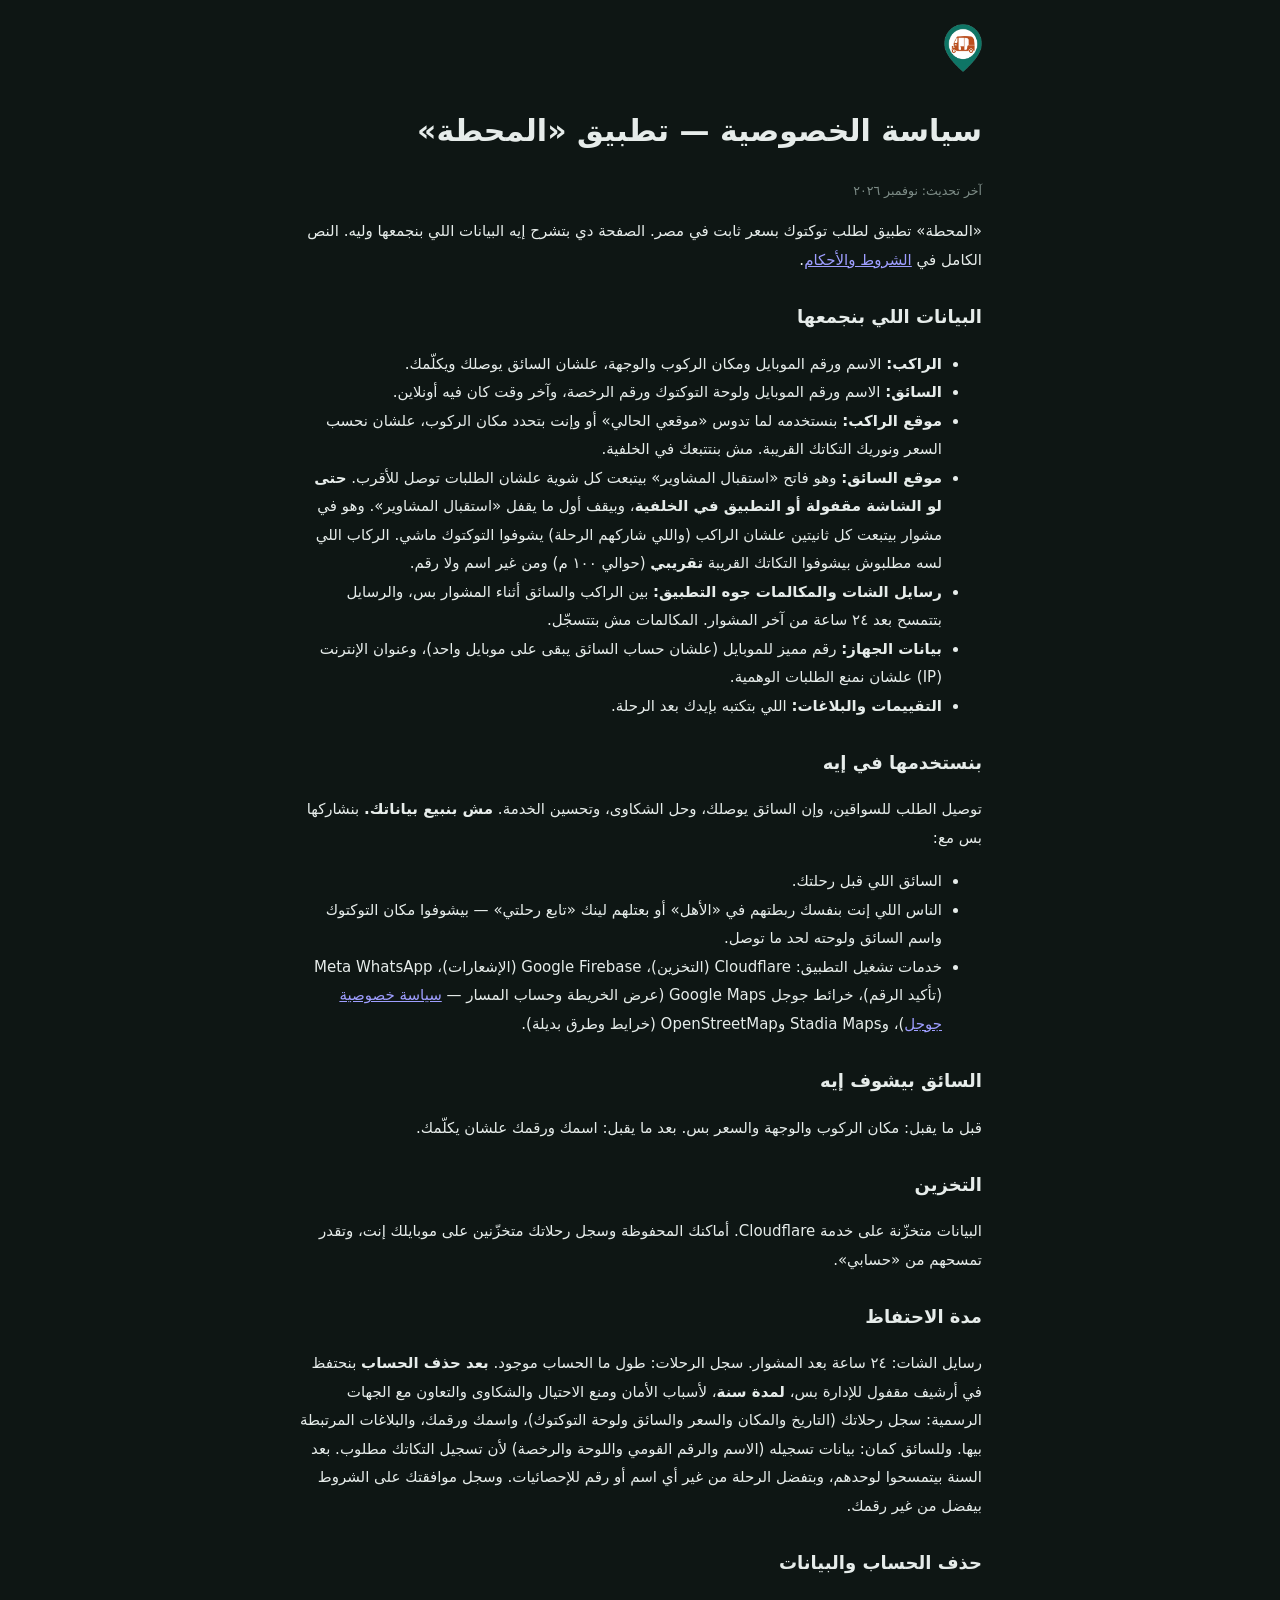
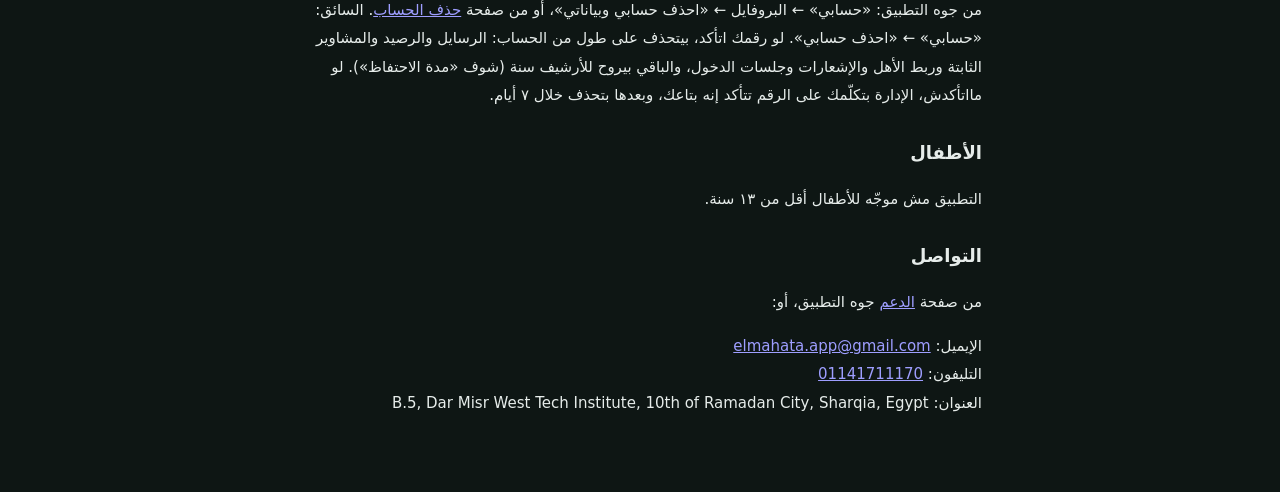
<file: privacy.html>
<!DOCTYPE html>
<html lang="ar" dir="rtl">
<head>
<meta charset="utf-8">
<meta name="viewport" content="width=device-width,initial-scale=1">
<title>المحطة — سياسة الخصوصية</title>
<link rel="stylesheet" href="/assets/style.css">
<style>.wrap{max-width:720px;margin:0 auto;padding:24px 18px 60px;line-height:1.9}h1{font-family:var(--display)}h2{font-family:var(--display);font-size:18px;margin-top:26px}</style>
</head>
<body>
<div class="wrap">
  <img src="/assets/logo.png" alt="المحطة" style="height:48px;width:auto">
  <h1>سياسة الخصوصية — تطبيق «المحطة»</h1>
  <p class="hint">آخر تحديث: نوفمبر ٢٠٢٦</p>
  <p>«المحطة» تطبيق لطلب توكتوك بسعر ثابت في مصر. الصفحة دي بتشرح إيه البيانات اللي بنجمعها وليه. النص الكامل في <a href="/terms.html">الشروط والأحكام</a>.</p>
  <h2>البيانات اللي بنجمعها</h2>
  <ul>
    <li><b>الراكب:</b> الاسم ورقم الموبايل ومكان الركوب والوجهة، علشان السائق يوصلك ويكلّمك.</li>
    <li><b>السائق:</b> الاسم ورقم الموبايل ولوحة التوكتوك ورقم الرخصة، وآخر وقت كان فيه أونلاين.</li>
    <li><b>موقع الراكب:</b> بنستخدمه لما تدوس «موقعي الحالي» أو وإنت بتحدد مكان الركوب، علشان نحسب السعر ونوريك التكاتك القريبة. مش بنتتبعك في الخلفية.</li>
    <li><b>موقع السائق:</b> وهو فاتح «استقبال المشاوير» بيتبعت كل شوية علشان الطلبات توصل للأقرب. <b>حتى لو الشاشة مقفولة أو التطبيق في الخلفية</b>، وبيقف أول ما يقفل «استقبال المشاوير». وهو في مشوار بيتبعت كل ثانيتين علشان الراكب (واللي شاركهم الرحلة) يشوفوا التوكتوك ماشي. الركاب اللي لسه مطلبوش بيشوفوا التكاتك القريبة <b>تقريبي</b> (حوالي ١٠٠ م) ومن غير اسم ولا رقم.</li>
    <li><b>رسايل الشات والمكالمات جوه التطبيق:</b> بين الراكب والسائق أثناء المشوار بس، والرسايل بتتمسح بعد ٢٤ ساعة من آخر المشوار. المكالمات مش بتتسجّل.</li>
    <li><b>بيانات الجهاز:</b> رقم مميز للموبايل (علشان حساب السائق يبقى على موبايل واحد)، وعنوان الإنترنت (IP) علشان نمنع الطلبات الوهمية.</li>
    <li><b>التقييمات والبلاغات:</b> اللي بتكتبه بإيدك بعد الرحلة.</li>
  </ul>
  <h2>بنستخدمها في إيه</h2>
  <p>توصيل الطلب للسواقين، وإن السائق يوصلك، وحل الشكاوى، وتحسين الخدمة. <b>مش بنبيع بياناتك.</b> بنشاركها بس مع:</p>
  <ul>
    <li>السائق اللي قبل رحلتك.</li>
    <li>الناس اللي إنت بنفسك ربطتهم في «الأهل» أو بعتلهم لينك «تابع رحلتي» — بيشوفوا مكان التوكتوك واسم السائق ولوحته لحد ما توصل.</li>
    <li>خدمات تشغيل التطبيق: Cloudflare (التخزين)، Google Firebase (الإشعارات)، Meta WhatsApp (تأكيد الرقم)، خرائط جوجل Google Maps (عرض الخريطة وحساب المسار — <a href="https://policies.google.com/privacy" target="_blank" rel="noopener">سياسة خصوصية جوجل</a>)، وStadia Maps وOpenStreetMap (خرايط وطرق بديلة).</li>
  </ul>
  <h2>السائق بيشوف إيه</h2>
  <p>قبل ما يقبل: مكان الركوب والوجهة والسعر بس. بعد ما يقبل: اسمك ورقمك علشان يكلّمك.</p>
  <h2>التخزين</h2>
  <p>البيانات متخزّنة على خدمة Cloudflare. أماكنك المحفوظة وسجل رحلاتك متخزّنين على موبايلك إنت، وتقدر تمسحهم من «حسابي».</p>
  <h2>مدة الاحتفاظ</h2>
  <p>رسايل الشات: ٢٤ ساعة بعد المشوار. سجل الرحلات: طول ما الحساب موجود. <b>بعد حذف الحساب</b> بنحتفظ في أرشيف مقفول للإدارة بس، <b>لمدة سنة</b>، لأسباب الأمان ومنع الاحتيال والشكاوى والتعاون مع الجهات الرسمية: سجل رحلاتك (التاريخ والمكان والسعر والسائق ولوحة التوكتوك)، واسمك ورقمك، والبلاغات المرتبطة بيها. وللسائق كمان: بيانات تسجيله (الاسم والرقم القومي واللوحة والرخصة) لأن تسجيل التكاتك مطلوب. بعد السنة بيتمسحوا لوحدهم، وبتفضل الرحلة من غير أي اسم أو رقم للإحصائيات. وسجل موافقتك على الشروط بيفضل من غير رقمك.</p>
  <h2>حذف الحساب والبيانات</h2>
  <p>من جوه التطبيق: «حسابي» ← البروفايل ← «احذف حسابي وبياناتي»، أو من صفحة <a href="/delete.html">حذف الحساب</a>. السائق: «حسابي» ← «احذف حسابي». لو رقمك اتأكد، بيتحذف على طول من الحساب: الرسايل والرصيد والمشاوير الثابتة وربط الأهل والإشعارات وجلسات الدخول، والباقي بيروح للأرشيف سنة (شوف «مدة الاحتفاظ»). لو مااتأكدش، الإدارة بتكلّمك على الرقم تتأكد إنه بتاعك، وبعدها بتحذف خلال ٧ أيام.</p>
  <h2>الأطفال</h2>
  <p>التطبيق مش موجّه للأطفال أقل من ١٣ سنة.</p>
  <h2>التواصل</h2>
  <p>من صفحة <a href="/me.html#support">الدعم</a> جوه التطبيق، أو:</p>
  <p>الإيميل: <a href="mailto:elmahata.app@gmail.com" dir="ltr">elmahata.app@gmail.com</a><br>
  التليفون: <a href="tel:+201141711170" dir="ltr">01141711170</a><br>
  العنوان: <span dir="ltr">B.5, Dar Misr West Tech Institute, 10th of Ramadan City, Sharqia, Egypt</span></p>
</div>
</body>
</html>
</file>
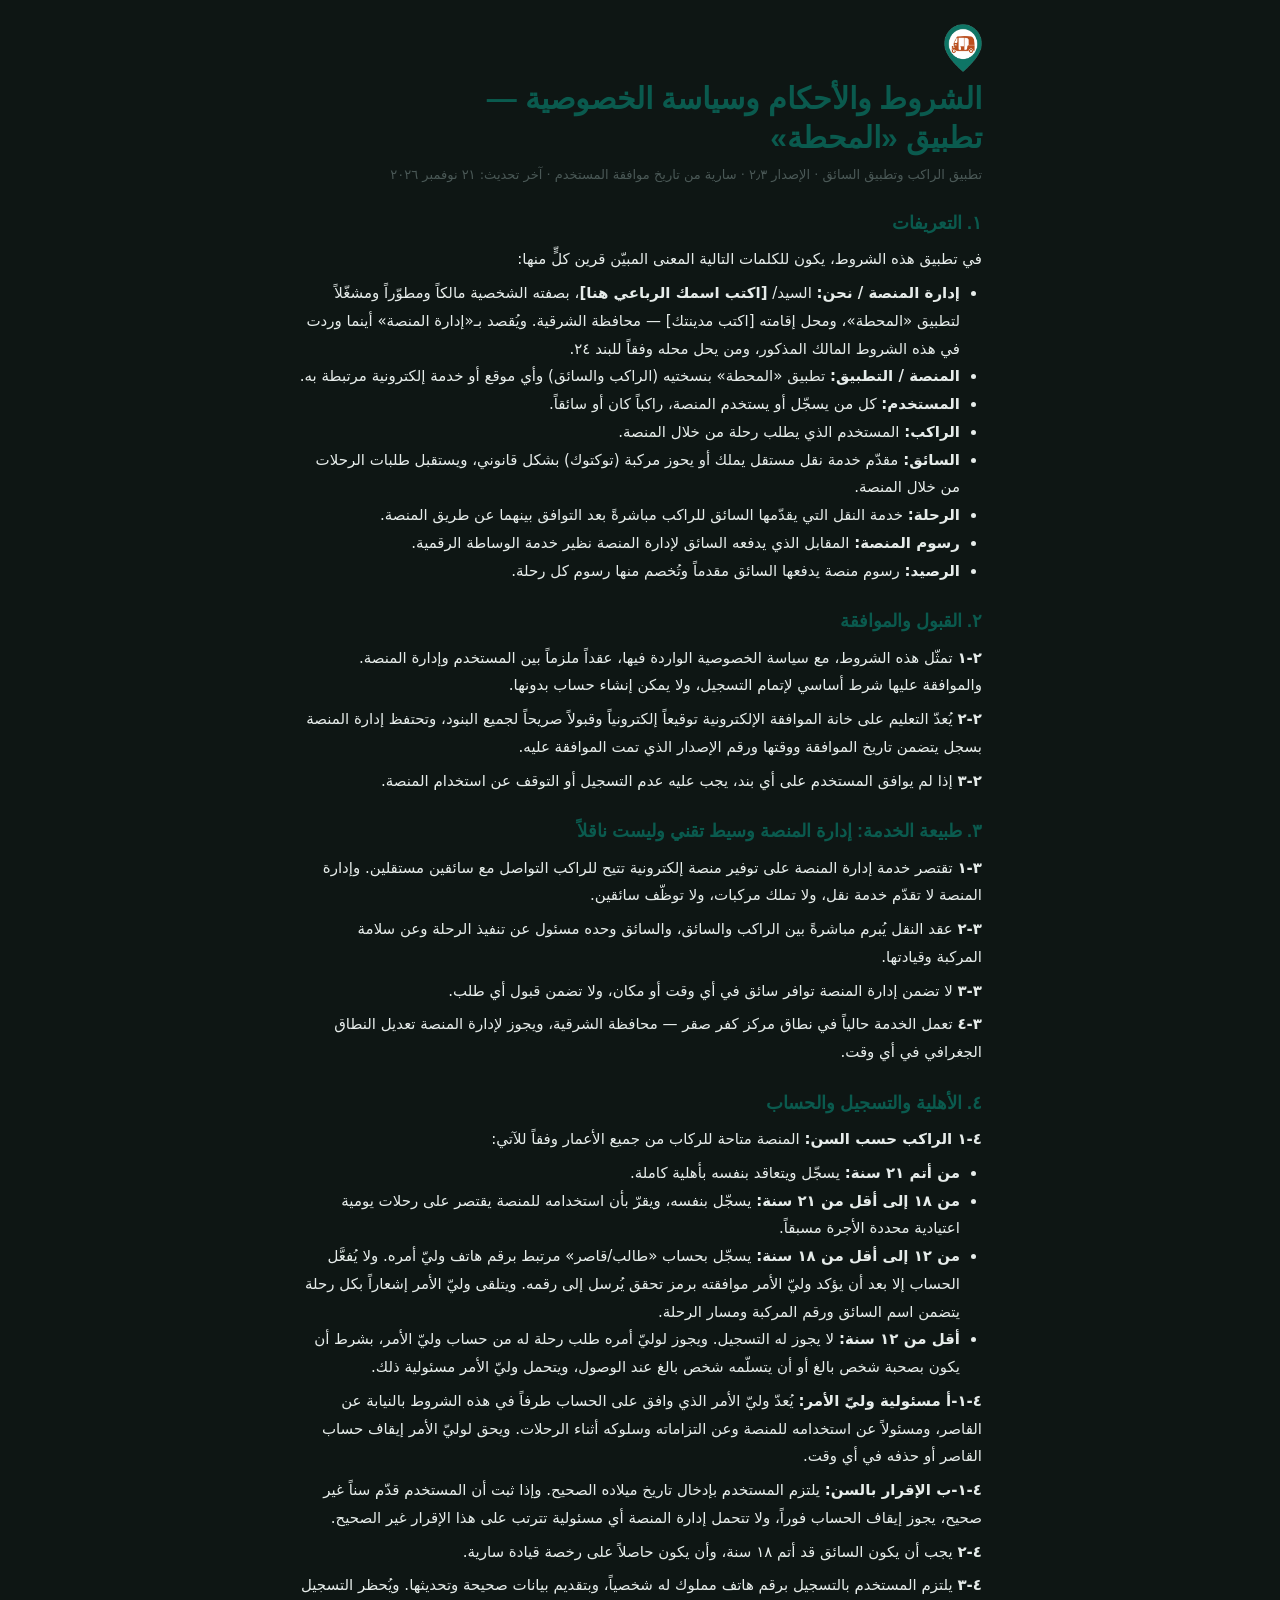
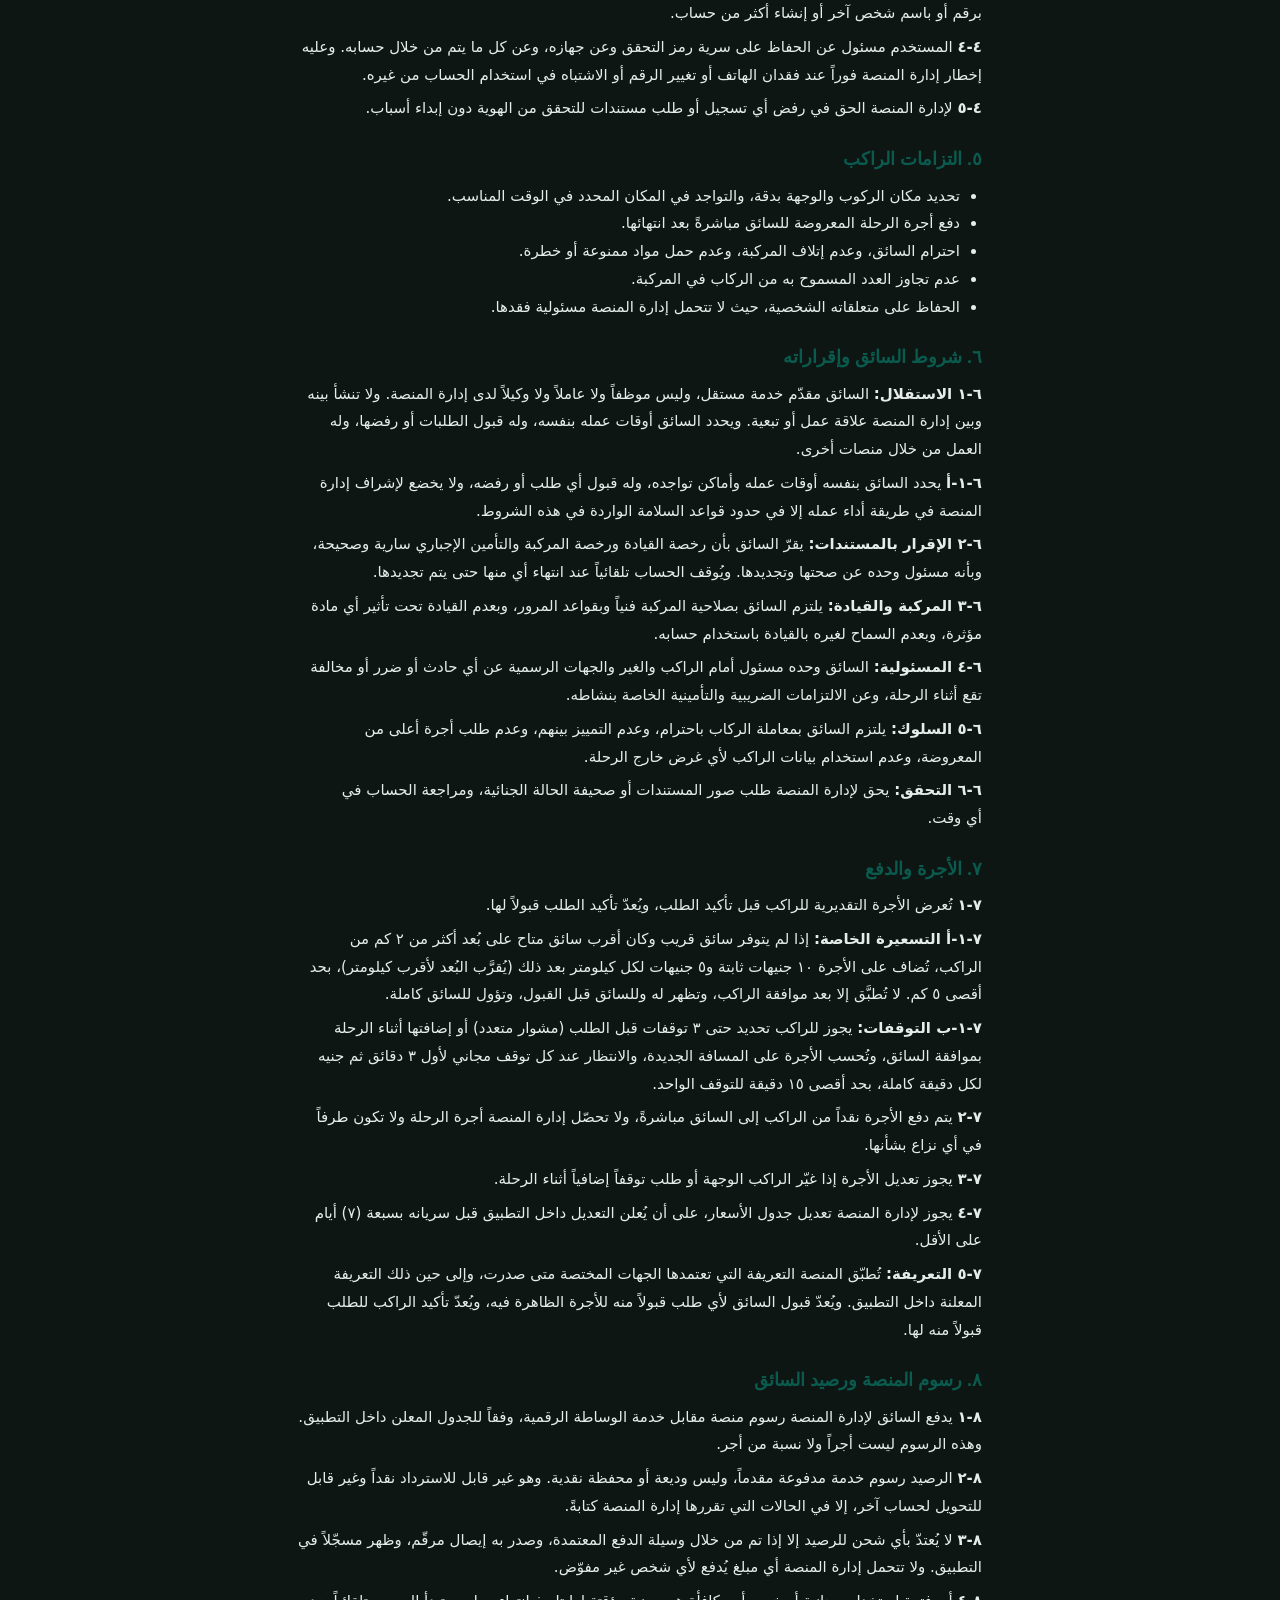
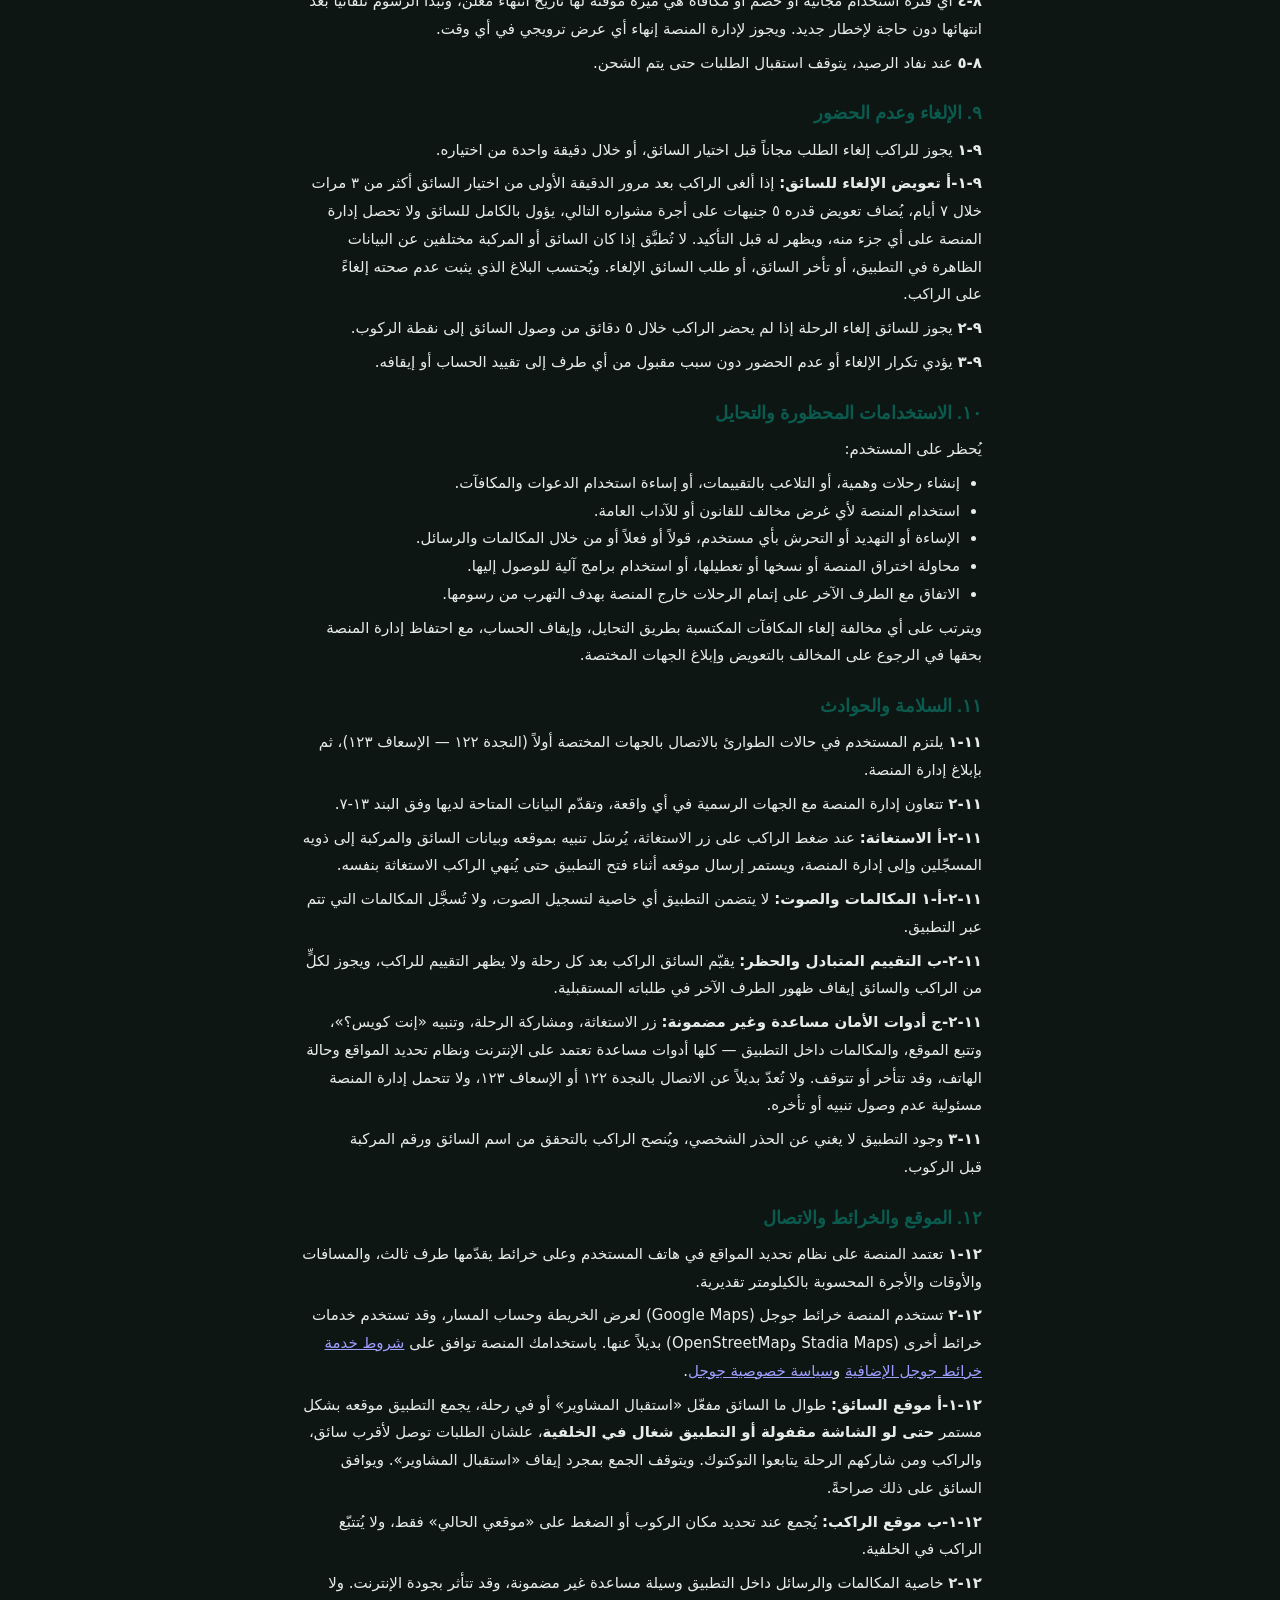
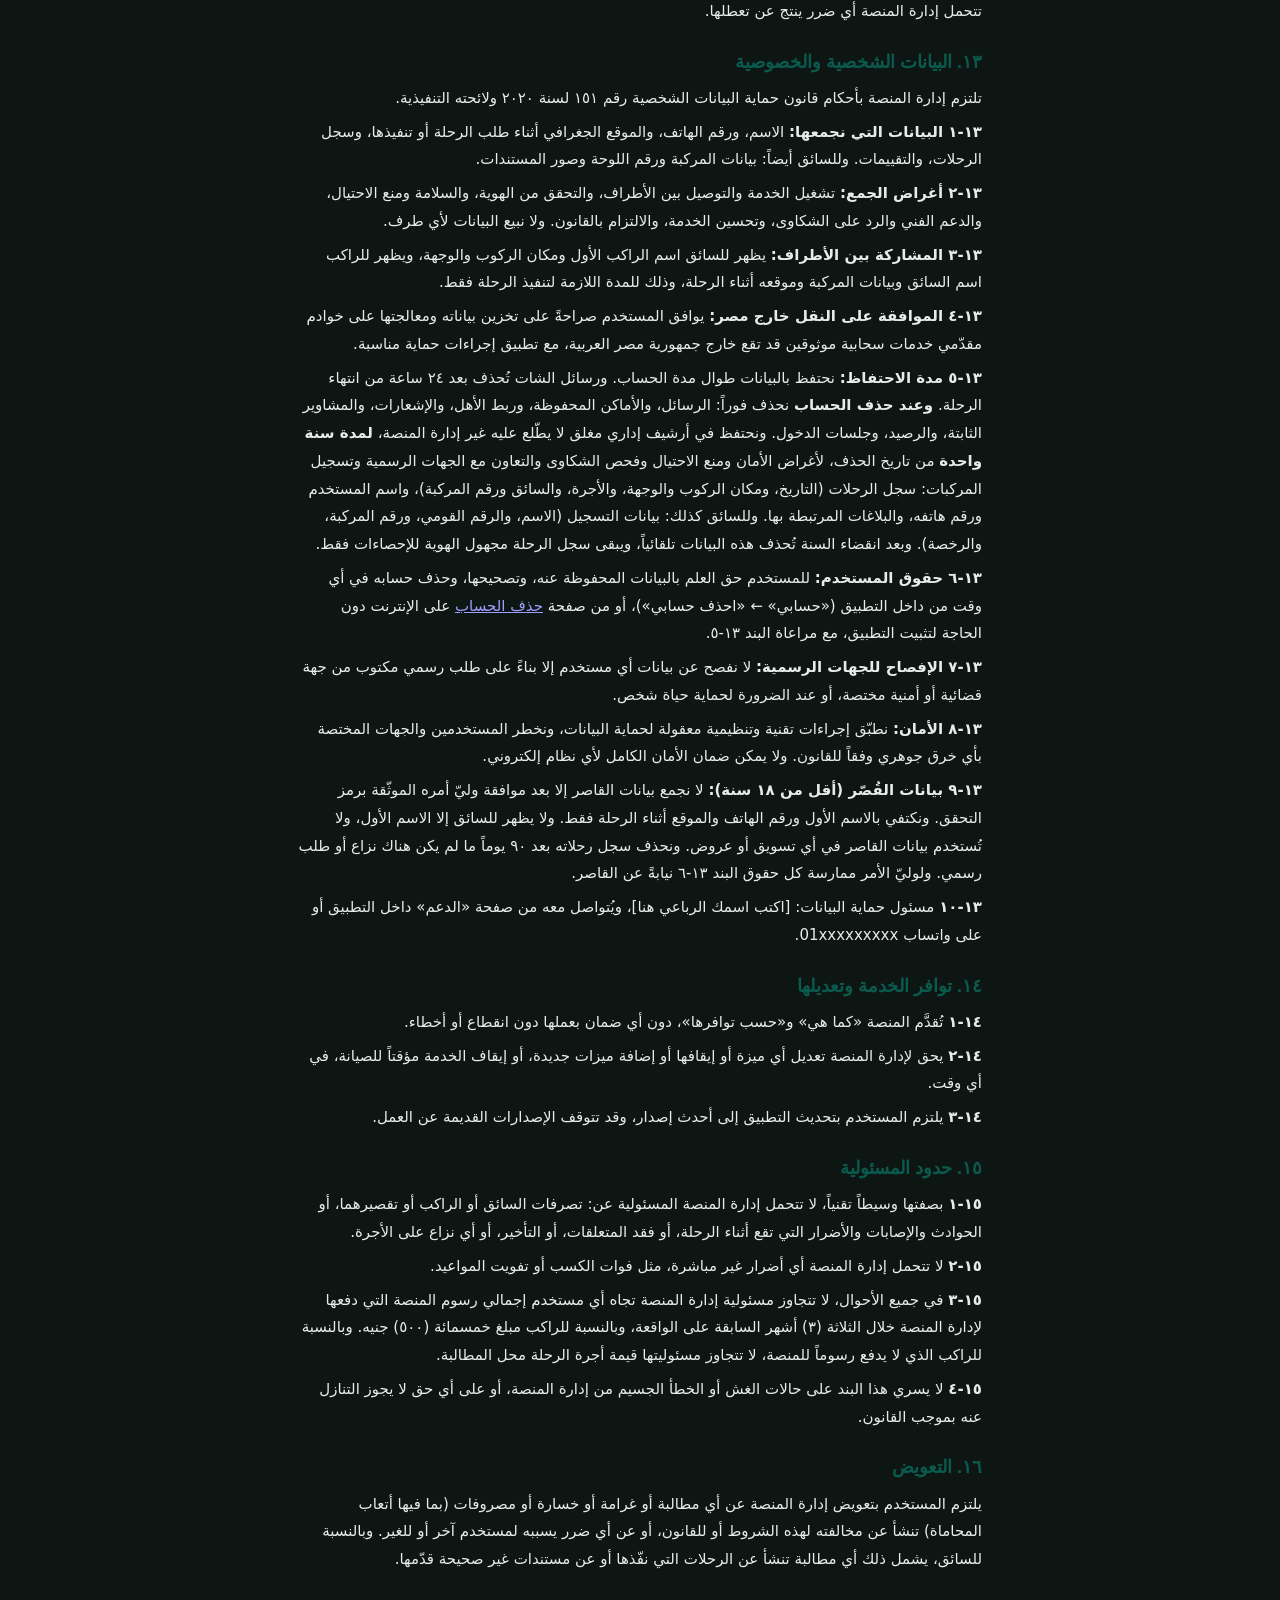
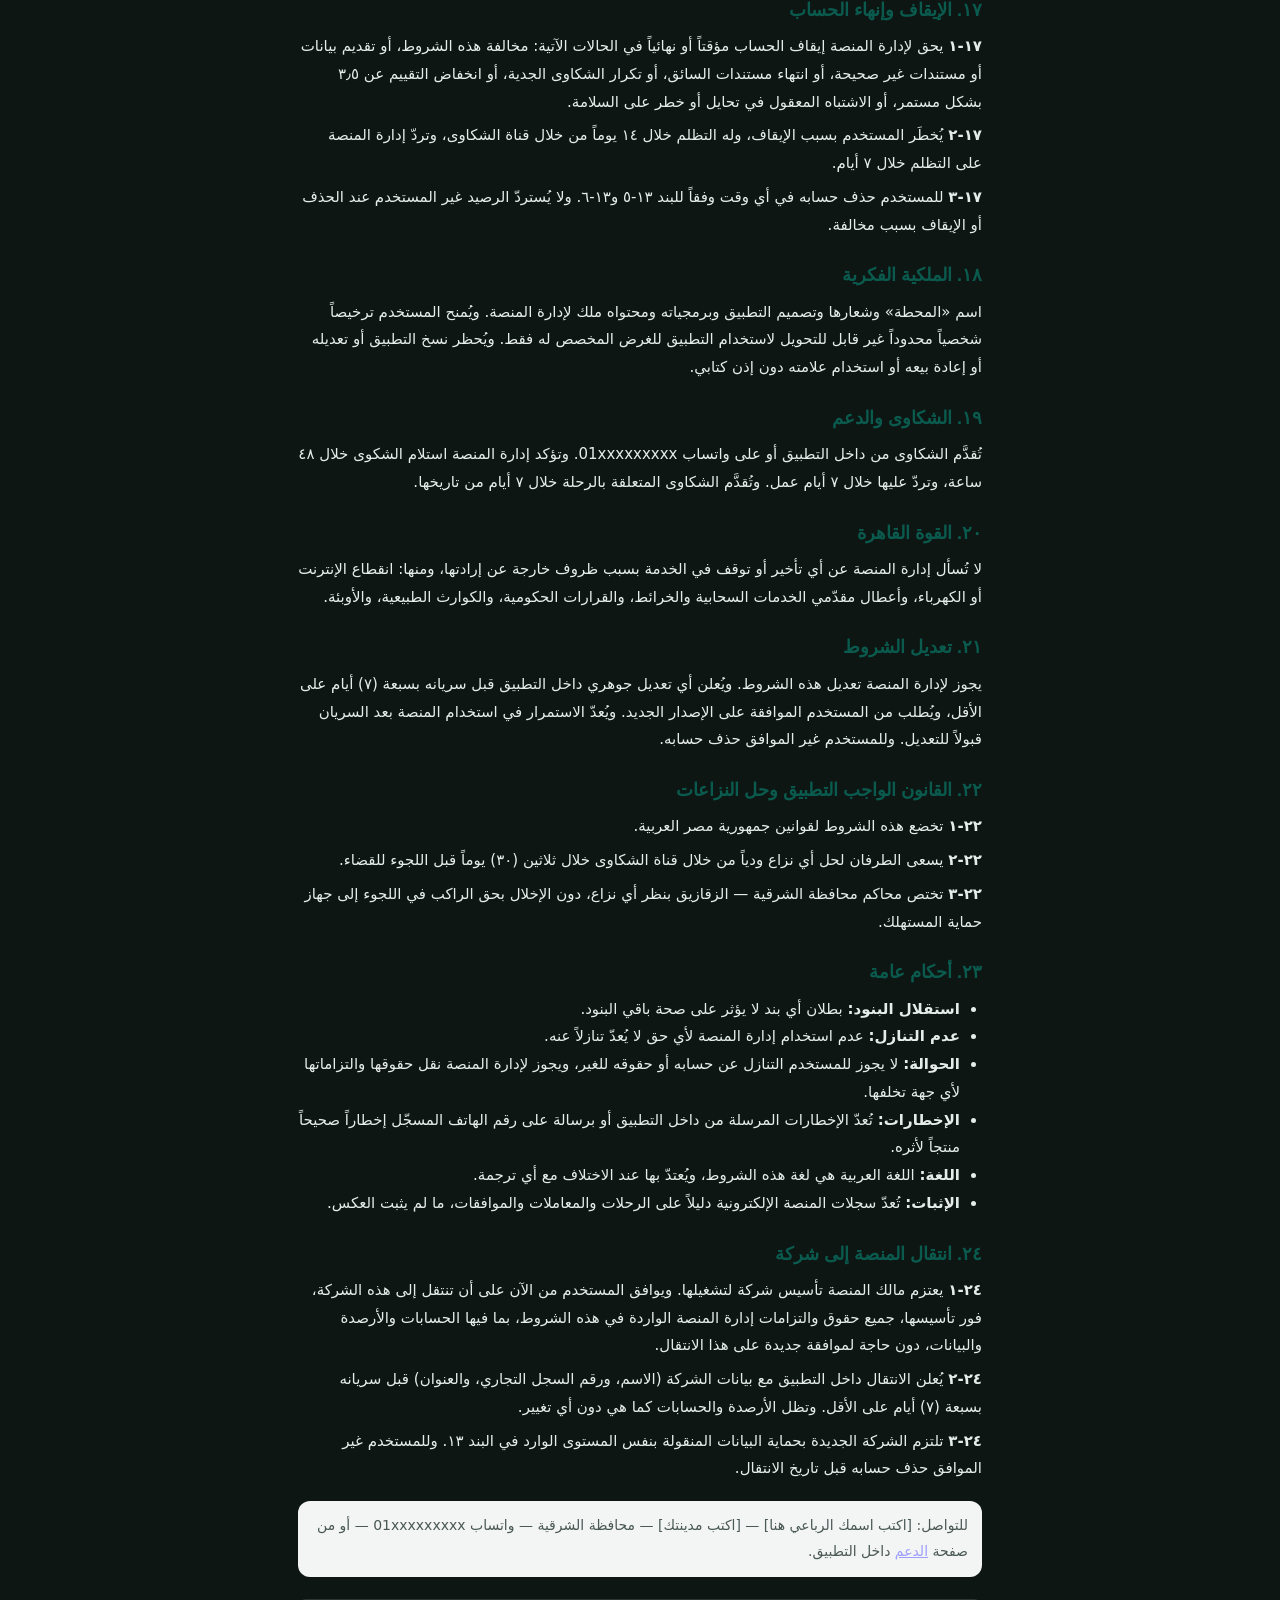
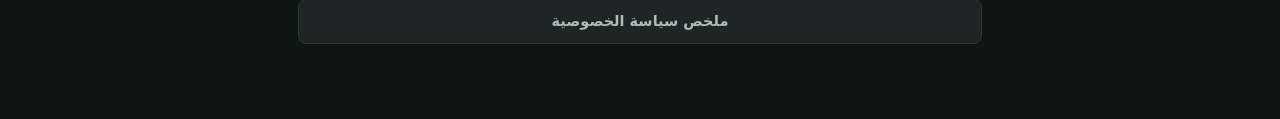
<file: terms.html>
<!DOCTYPE html>
<html lang="ar" dir="rtl">
<head>
<meta charset="utf-8">
<meta name="viewport" content="width=device-width,initial-scale=1">
<title>المحطة — الشروط والأحكام</title>
<link rel="stylesheet" href="/assets/style.css">
<style>.wrap{max-width:720px;margin:0 auto;padding:24px 18px 60px}</style>
</head>
<body>
<div class="wrap">
<img src="/assets/logo.png" alt="المحطة" style="height:48px;width:auto">
<div style="font-size:15px;line-height:1.85;text-wrap:pretty">


<h1 style="font-family:'Readex Pro',sans-serif;font-size:30px;line-height:1.3;margin:0 0 6px;color:#0A5A4E">الشروط والأحكام وسياسة الخصوصية — تطبيق «المحطة»</h1>
<p style="margin:0 0 14px;color:#4A5856;font-size:13px">تطبيق الراكب وتطبيق السائق · الإصدار ٢٫٣ · سارية من تاريخ موافقة المستخدم · آخر تحديث: ٢١ نوفمبر ٢٠٢٦</p>


<h2 style="font-family:'Readex Pro',sans-serif;font-size:18px;color:#0A5A4E;margin:20px 0 6px">١. التعريفات</h2>
<p style="margin:0 0 6px">في تطبيق هذه الشروط، يكون للكلمات التالية المعنى المبيّن قرين كلٍّ منها:</p>
<ul style="margin:0 0 6px;padding-inline-start:22px">
<li><b>إدارة المنصة / نحن:</b> السيد/ <b data-o="name"></b>، بصفته الشخصية مالكاً ومطوّراً ومشغّلاً لتطبيق «المحطة»، ومحل إقامته <span data-o="city"></span>. ويُقصد بـ«إدارة المنصة» أينما وردت في هذه الشروط المالك المذكور، ومن يحل محله وفقاً للبند ٢٤.</li>
<li><b>المنصة / التطبيق:</b> تطبيق «المحطة» بنسختيه (الراكب والسائق) وأي موقع أو خدمة إلكترونية مرتبطة به.</li>
<li><b>المستخدم:</b> كل من يسجّل أو يستخدم المنصة، راكباً كان أو سائقاً.</li>
<li><b>الراكب:</b> المستخدم الذي يطلب رحلة من خلال المنصة.</li>
<li><b>السائق:</b> مقدّم خدمة نقل مستقل يملك أو يحوز مركبة (توكتوك) بشكل قانوني، ويستقبل طلبات الرحلات من خلال المنصة.</li>
<li><b>الرحلة:</b> خدمة النقل التي يقدّمها السائق للراكب مباشرةً بعد التوافق بينهما عن طريق المنصة.</li>
<li><b>رسوم المنصة:</b> المقابل الذي يدفعه السائق لإدارة المنصة نظير خدمة الوساطة الرقمية.</li>
<li><b>الرصيد:</b> رسوم منصة يدفعها السائق مقدماً وتُخصم منها رسوم كل رحلة.</li>
</ul>

<h2 style="font-family:'Readex Pro',sans-serif;font-size:18px;color:#0A5A4E;margin:20px 0 6px">٢. القبول والموافقة</h2>
<p style="margin:0 0 6px"><b>٢-١</b> تمثّل هذه الشروط، مع سياسة الخصوصية الواردة فيها، عقداً ملزماً بين المستخدم وإدارة المنصة. والموافقة عليها شرط أساسي لإتمام التسجيل، ولا يمكن إنشاء حساب بدونها.</p>
<p style="margin:0 0 6px"><b>٢-٢</b> يُعدّ التعليم على خانة الموافقة الإلكترونية توقيعاً إلكترونياً وقبولاً صريحاً لجميع البنود، وتحتفظ إدارة المنصة بسجل يتضمن تاريخ الموافقة ووقتها ورقم الإصدار الذي تمت الموافقة عليه.</p>
<p style="margin:0 0 6px"><b>٢-٣</b> إذا لم يوافق المستخدم على أي بند، يجب عليه عدم التسجيل أو التوقف عن استخدام المنصة.</p>

<h2 style="font-family:'Readex Pro',sans-serif;font-size:18px;color:#0A5A4E;margin:20px 0 6px">٣. طبيعة الخدمة: إدارة المنصة وسيط تقني وليست ناقلاً</h2>
<p style="margin:0 0 6px"><b>٣-١</b> تقتصر خدمة إدارة المنصة على توفير منصة إلكترونية تتيح للراكب التواصل مع سائقين مستقلين. وإدارة المنصة لا تقدّم خدمة نقل، ولا تملك مركبات، ولا توظّف سائقين.</p>
<p style="margin:0 0 6px"><b>٣-٢</b> عقد النقل يُبرم مباشرةً بين الراكب والسائق، والسائق وحده مسئول عن تنفيذ الرحلة وعن سلامة المركبة وقيادتها.</p>
<p style="margin:0 0 6px"><b>٣-٣</b> لا تضمن إدارة المنصة توافر سائق في أي وقت أو مكان، ولا تضمن قبول أي طلب.</p>
<p style="margin:0 0 6px"><b>٣-٤</b> تعمل الخدمة حالياً في نطاق مركز كفر صقر — محافظة الشرقية، ويجوز لإدارة المنصة تعديل النطاق الجغرافي في أي وقت.</p>

<h2 style="font-family:'Readex Pro',sans-serif;font-size:18px;color:#0A5A4E;margin:20px 0 6px">٤. الأهلية والتسجيل والحساب</h2>
<p style="margin:0 0 6px"><b>٤-١ الراكب حسب السن:</b> المنصة متاحة للركاب من جميع الأعمار وفقاً للآتي:</p>
<ul style="margin:0 0 6px;padding-inline-start:22px">
<li><b>من أتم ٢١ سنة:</b> يسجّل ويتعاقد بنفسه بأهلية كاملة.</li>
<li><b>من ١٨ إلى أقل من ٢١ سنة:</b> يسجّل بنفسه، ويقرّ بأن استخدامه للمنصة يقتصر على رحلات يومية اعتيادية محددة الأجرة مسبقاً.</li>
<li><b>من ١٢ إلى أقل من ١٨ سنة:</b> يسجّل بحساب «طالب/قاصر» مرتبط برقم هاتف وليّ أمره. ولا يُفعَّل الحساب إلا بعد أن يؤكد وليّ الأمر موافقته برمز تحقق يُرسل إلى رقمه. ويتلقى وليّ الأمر إشعاراً بكل رحلة يتضمن اسم السائق ورقم المركبة ومسار الرحلة.</li>
<li><b>أقل من ١٢ سنة:</b> لا يجوز له التسجيل. ويجوز لوليّ أمره طلب رحلة له من حساب وليّ الأمر، بشرط أن يكون بصحبة شخص بالغ أو أن يتسلّمه شخص بالغ عند الوصول، ويتحمل وليّ الأمر مسئولية ذلك.</li>
</ul>
<p style="margin:0 0 6px"><b>٤-١-أ مسئولية وليّ الأمر:</b> يُعدّ وليّ الأمر الذي وافق على الحساب طرفاً في هذه الشروط بالنيابة عن القاصر، ومسئولاً عن استخدامه للمنصة وعن التزاماته وسلوكه أثناء الرحلات. ويحق لوليّ الأمر إيقاف حساب القاصر أو حذفه في أي وقت.</p>
<p style="margin:0 0 6px"><b>٤-١-ب الإقرار بالسن:</b> يلتزم المستخدم بإدخال تاريخ ميلاده الصحيح. وإذا ثبت أن المستخدم قدّم سناً غير صحيح، يجوز إيقاف الحساب فوراً، ولا تتحمل إدارة المنصة أي مسئولية تترتب على هذا الإقرار غير الصحيح.</p>
<p style="margin:0 0 6px"><b>٤-٢</b> يجب أن يكون السائق قد أتم ١٨ سنة، وأن يكون حاصلاً على رخصة قيادة سارية.</p>
<p style="margin:0 0 6px"><b>٤-٣</b> يلتزم المستخدم بالتسجيل برقم هاتف مملوك له شخصياً، وبتقديم بيانات صحيحة وتحديثها. ويُحظر التسجيل برقم أو باسم شخص آخر أو إنشاء أكثر من حساب.</p>
<p style="margin:0 0 6px"><b>٤-٤</b> المستخدم مسئول عن الحفاظ على سرية رمز التحقق وعن جهازه، وعن كل ما يتم من خلال حسابه. وعليه إخطار إدارة المنصة فوراً عند فقدان الهاتف أو تغيير الرقم أو الاشتباه في استخدام الحساب من غيره.</p>
<p style="margin:0 0 6px"><b>٤-٥</b> لإدارة المنصة الحق في رفض أي تسجيل أو طلب مستندات للتحقق من الهوية دون إبداء أسباب.</p>

<h2 style="font-family:'Readex Pro',sans-serif;font-size:18px;color:#0A5A4E;margin:20px 0 6px">٥. التزامات الراكب</h2>
<ul style="margin:0 0 6px;padding-inline-start:22px">
<li>تحديد مكان الركوب والوجهة بدقة، والتواجد في المكان المحدد في الوقت المناسب.</li>
<li>دفع أجرة الرحلة المعروضة للسائق مباشرةً بعد انتهائها.</li>
<li>احترام السائق، وعدم إتلاف المركبة، وعدم حمل مواد ممنوعة أو خطرة.</li>
<li>عدم تجاوز العدد المسموح به من الركاب في المركبة.</li>
<li>الحفاظ على متعلقاته الشخصية، حيث لا تتحمل إدارة المنصة مسئولية فقدها.</li>
</ul>

<h2 style="font-family:'Readex Pro',sans-serif;font-size:18px;color:#0A5A4E;margin:20px 0 6px">٦. شروط السائق وإقراراته</h2>
<p style="margin:0 0 6px"><b>٦-١ الاستقلال:</b> السائق مقدّم خدمة مستقل، وليس موظفاً ولا عاملاً ولا وكيلاً لدى إدارة المنصة. ولا تنشأ بينه وبين إدارة المنصة علاقة عمل أو تبعية. ويحدد السائق أوقات عمله بنفسه، وله قبول الطلبات أو رفضها، وله العمل من خلال منصات أخرى.</p>
<p style="margin:0 0 6px"><b>٦-١-أ</b> يحدد السائق بنفسه أوقات عمله وأماكن تواجده، وله قبول أي طلب أو رفضه، ولا يخضع لإشراف إدارة المنصة في طريقة أداء عمله إلا في حدود قواعد السلامة الواردة في هذه الشروط.</p>
<p style="margin:0 0 6px"><b>٦-٢ الإقرار بالمستندات:</b> يقرّ السائق بأن رخصة القيادة ورخصة المركبة والتأمين الإجباري سارية وصحيحة، وبأنه مسئول وحده عن صحتها وتجديدها. ويُوقف الحساب تلقائياً عند انتهاء أي منها حتى يتم تجديدها.</p>
<p style="margin:0 0 6px"><b>٦-٣ المركبة والقيادة:</b> يلتزم السائق بصلاحية المركبة فنياً وبقواعد المرور، وبعدم القيادة تحت تأثير أي مادة مؤثرة، وبعدم السماح لغيره بالقيادة باستخدام حسابه.</p>
<p style="margin:0 0 6px"><b>٦-٤ المسئولية:</b> السائق وحده مسئول أمام الراكب والغير والجهات الرسمية عن أي حادث أو ضرر أو مخالفة تقع أثناء الرحلة، وعن الالتزامات الضريبية والتأمينية الخاصة بنشاطه.</p>
<p style="margin:0 0 6px"><b>٦-٥ السلوك:</b> يلتزم السائق بمعاملة الركاب باحترام، وعدم التمييز بينهم، وعدم طلب أجرة أعلى من المعروضة، وعدم استخدام بيانات الراكب لأي غرض خارج الرحلة.</p>
<p style="margin:0 0 6px"><b>٦-٦ التحقق:</b> يحق لإدارة المنصة طلب صور المستندات أو صحيفة الحالة الجنائية، ومراجعة الحساب في أي وقت.</p>

<h2 style="font-family:'Readex Pro',sans-serif;font-size:18px;color:#0A5A4E;margin:20px 0 6px">٧. الأجرة والدفع</h2>
<p style="margin:0 0 6px"><b>٧-١</b> تُعرض الأجرة التقديرية للراكب قبل تأكيد الطلب، ويُعدّ تأكيد الطلب قبولاً لها.</p>
<p style="margin:0 0 6px"><b>٧-١-أ التسعيرة الخاصة:</b> إذا لم يتوفر سائق قريب وكان أقرب سائق متاح على بُعد أكثر من ٢ كم من الراكب، تُضاف على الأجرة ١٠ جنيهات ثابتة و٥ جنيهات لكل كيلومتر بعد ذلك (يُقرَّب البُعد لأقرب كيلومتر)، بحد أقصى ٥ كم. لا تُطبَّق إلا بعد موافقة الراكب، وتظهر له وللسائق قبل القبول، وتؤول للسائق كاملة.</p>
<p style="margin:0 0 6px"><b>٧-١-ب التوقفات:</b> يجوز للراكب تحديد حتى ٣ توقفات قبل الطلب (مشوار متعدد) أو إضافتها أثناء الرحلة بموافقة السائق، وتُحسب الأجرة على المسافة الجديدة، والانتظار عند كل توقف مجاني لأول ٣ دقائق ثم جنيه لكل دقيقة كاملة، بحد أقصى ١٥ دقيقة للتوقف الواحد.</p>
<p style="margin:0 0 6px"><b>٧-٢</b> يتم دفع الأجرة نقداً من الراكب إلى السائق مباشرةً، ولا تحصّل إدارة المنصة أجرة الرحلة ولا تكون طرفاً في أي نزاع بشأنها.</p>
<p style="margin:0 0 6px"><b>٧-٣</b> يجوز تعديل الأجرة إذا غيّر الراكب الوجهة أو طلب توقفاً إضافياً أثناء الرحلة.</p>
<p style="margin:0 0 6px"><b>٧-٤</b> يجوز لإدارة المنصة تعديل جدول الأسعار، على أن يُعلن التعديل داخل التطبيق قبل سريانه بسبعة (٧) أيام على الأقل.</p>

<p style="margin:0 0 6px"><b>٧-٥ التعريفة:</b> تُطبّق المنصة التعريفة التي تعتمدها الجهات المختصة متى صدرت، وإلى حين ذلك التعريفة المعلنة داخل التطبيق. ويُعدّ قبول السائق لأي طلب قبولاً منه للأجرة الظاهرة فيه، ويُعدّ تأكيد الراكب للطلب قبولاً منه لها.</p>

<h2 style="font-family:'Readex Pro',sans-serif;font-size:18px;color:#0A5A4E;margin:20px 0 6px">٨. رسوم المنصة ورصيد السائق</h2>
<p style="margin:0 0 6px"><b>٨-١</b> يدفع السائق لإدارة المنصة رسوم منصة مقابل خدمة الوساطة الرقمية، وفقاً للجدول المعلن داخل التطبيق. وهذه الرسوم ليست أجراً ولا نسبة من أجر.</p>
<p style="margin:0 0 6px"><b>٨-٢</b> الرصيد رسوم خدمة مدفوعة مقدماً، وليس وديعة أو محفظة نقدية. وهو غير قابل للاسترداد نقداً وغير قابل للتحويل لحساب آخر، إلا في الحالات التي تقررها إدارة المنصة كتابةً.</p>
<p style="margin:0 0 6px"><b>٨-٣</b> لا يُعتدّ بأي شحن للرصيد إلا إذا تم من خلال وسيلة الدفع المعتمدة، وصدر به إيصال مرقّم، وظهر مسجّلاً في التطبيق. ولا تتحمل إدارة المنصة أي مبلغ يُدفع لأي شخص غير مفوّض.</p>
<p style="margin:0 0 6px"><b>٨-٤</b> أي فترة استخدام مجانية أو خصم أو مكافأة هي ميزة مؤقتة لها تاريخ انتهاء معلن، وتبدأ الرسوم تلقائياً بعد انتهائها دون حاجة لإخطار جديد. ويجوز لإدارة المنصة إنهاء أي عرض ترويجي في أي وقت.</p>
<p style="margin:0 0 6px"><b>٨-٥</b> عند نفاد الرصيد، يتوقف استقبال الطلبات حتى يتم الشحن.</p>

<h2 style="font-family:'Readex Pro',sans-serif;font-size:18px;color:#0A5A4E;margin:20px 0 6px">٩. الإلغاء وعدم الحضور</h2>
<p style="margin:0 0 6px"><b>٩-١</b> يجوز للراكب إلغاء الطلب مجاناً قبل اختيار السائق، أو خلال دقيقة واحدة من اختياره.</p>
<p style="margin:0 0 6px"><b>٩-١-أ تعويض الإلغاء للسائق:</b> إذا ألغى الراكب بعد مرور الدقيقة الأولى من اختيار السائق أكثر من ٣ مرات خلال ٧ أيام، يُضاف تعويض قدره ٥ جنيهات على أجرة مشواره التالي، يؤول بالكامل للسائق ولا تحصل إدارة المنصة على أي جزء منه، ويظهر له قبل التأكيد. لا تُطبَّق إذا كان السائق أو المركبة مختلفين عن البيانات الظاهرة في التطبيق، أو تأخر السائق، أو طلب السائق الإلغاء. ويُحتسب البلاغ الذي يثبت عدم صحته إلغاءً على الراكب.</p>
<p style="margin:0 0 6px"><b>٩-٢</b> يجوز للسائق إلغاء الرحلة إذا لم يحضر الراكب خلال ٥ دقائق من وصول السائق إلى نقطة الركوب.</p>
<p style="margin:0 0 6px"><b>٩-٣</b> يؤدي تكرار الإلغاء أو عدم الحضور دون سبب مقبول من أي طرف إلى تقييد الحساب أو إيقافه.</p>

<h2 style="font-family:'Readex Pro',sans-serif;font-size:18px;color:#0A5A4E;margin:20px 0 6px">١٠. الاستخدامات المحظورة والتحايل</h2>
<p style="margin:0 0 6px">يُحظر على المستخدم:</p>
<ul style="margin:0 0 6px;padding-inline-start:22px">
<li>إنشاء رحلات وهمية، أو التلاعب بالتقييمات، أو إساءة استخدام الدعوات والمكافآت.</li>
<li>استخدام المنصة لأي غرض مخالف للقانون أو للآداب العامة.</li>
<li>الإساءة أو التهديد أو التحرش بأي مستخدم، قولاً أو فعلاً أو من خلال المكالمات والرسائل.</li>
<li>محاولة اختراق المنصة أو نسخها أو تعطيلها، أو استخدام برامج آلية للوصول إليها.</li>
<li>الاتفاق مع الطرف الآخر على إتمام الرحلات خارج المنصة بهدف التهرب من رسومها.</li>
</ul>
<p style="margin:0 0 6px">ويترتب على أي مخالفة إلغاء المكافآت المكتسبة بطريق التحايل، وإيقاف الحساب، مع احتفاظ إدارة المنصة بحقها في الرجوع على المخالف بالتعويض وإبلاغ الجهات المختصة.</p>

<h2 style="font-family:'Readex Pro',sans-serif;font-size:18px;color:#0A5A4E;margin:20px 0 6px">١١. السلامة والحوادث</h2>
<p style="margin:0 0 6px"><b>١١-١</b> يلتزم المستخدم في حالات الطوارئ بالاتصال بالجهات المختصة أولاً (النجدة ١٢٢ — الإسعاف ١٢٣)، ثم بإبلاغ إدارة المنصة.</p>
<p style="margin:0 0 6px"><b>١١-٢</b> تتعاون إدارة المنصة مع الجهات الرسمية في أي واقعة، وتقدّم البيانات المتاحة لديها وفق البند ١٣-٧.</p>
<p style="margin:0 0 6px"><b>١١-٢-أ الاستغاثة:</b> عند ضغط الراكب على زر الاستغاثة، يُرسَل تنبيه بموقعه وبيانات السائق والمركبة إلى ذويه المسجّلين وإلى إدارة المنصة، ويستمر إرسال موقعه أثناء فتح التطبيق حتى يُنهي الراكب الاستغاثة بنفسه.</p>
<p style="margin:0 0 6px"><b>١١-٢-أ-١ المكالمات والصوت:</b> لا يتضمن التطبيق أي خاصية لتسجيل الصوت، ولا تُسجَّل المكالمات التي تتم عبر التطبيق.</p>
<p style="margin:0 0 6px"><b>١١-٢-ب التقييم المتبادل والحظر:</b> يقيّم السائق الراكب بعد كل رحلة ولا يظهر التقييم للراكب، ويجوز لكلٍّ من الراكب والسائق إيقاف ظهور الطرف الآخر في طلباته المستقبلية.</p>
<p style="margin:0 0 6px"><b>١١-٢-ج أدوات الأمان مساعدة وغير مضمونة:</b> زر الاستغاثة، ومشاركة الرحلة، وتنبيه «إنت كويس؟»، وتتبع الموقع، والمكالمات داخل التطبيق — كلها أدوات مساعدة تعتمد على الإنترنت ونظام تحديد المواقع وحالة الهاتف، وقد تتأخر أو تتوقف. ولا تُعدّ بديلاً عن الاتصال بالنجدة ١٢٢ أو الإسعاف ١٢٣، ولا تتحمل إدارة المنصة مسئولية عدم وصول تنبيه أو تأخره.</p>
<p style="margin:0 0 6px"><b>١١-٣</b> وجود التطبيق لا يغني عن الحذر الشخصي، ويُنصح الراكب بالتحقق من اسم السائق ورقم المركبة قبل الركوب.</p>

<h2 style="font-family:'Readex Pro',sans-serif;font-size:18px;color:#0A5A4E;margin:20px 0 6px">١٢. الموقع والخرائط والاتصال</h2>
<p style="margin:0 0 6px"><b>١٢-١</b> تعتمد المنصة على نظام تحديد المواقع في هاتف المستخدم وعلى خرائط يقدّمها طرف ثالث، والمسافات والأوقات والأجرة المحسوبة بالكيلومتر تقديرية.</p>
<p style="margin:0 0 6px"><b>١٢-٢</b> تستخدم المنصة خرائط جوجل (Google Maps) لعرض الخريطة وحساب المسار، وقد تستخدم خدمات خرائط أخرى (Stadia Maps وOpenStreetMap) بديلاً عنها. باستخدامك المنصة توافق على <a href="https://maps.google.com/help/terms_maps/" target="_blank" rel="noopener">شروط خدمة خرائط جوجل الإضافية</a> و<a href="https://policies.google.com/privacy" target="_blank" rel="noopener">سياسة خصوصية جوجل</a>.</p>
<p style="margin:0 0 6px"><b>١٢-١-أ موقع السائق:</b> طوال ما السائق مفعّل «استقبال المشاوير» أو في رحلة، يجمع التطبيق موقعه بشكل مستمر <b>حتى لو الشاشة مقفولة أو التطبيق شغال في الخلفية</b>، علشان الطلبات توصل لأقرب سائق، والراكب ومن شاركهم الرحلة يتابعوا التوكتوك. ويتوقف الجمع بمجرد إيقاف «استقبال المشاوير». ويوافق السائق على ذلك صراحةً.</p>
<p style="margin:0 0 6px"><b>١٢-١-ب موقع الراكب:</b> يُجمع عند تحديد مكان الركوب أو الضغط على «موقعي الحالي» فقط، ولا يُتتبّع الراكب في الخلفية.</p>
<p style="margin:0 0 6px"><b>١٢-٢</b> خاصية المكالمات والرسائل داخل التطبيق وسيلة مساعدة غير مضمونة، وقد تتأثر بجودة الإنترنت. ولا تتحمل إدارة المنصة أي ضرر ينتج عن تعطلها.</p>

<h2 style="font-family:'Readex Pro',sans-serif;font-size:18px;color:#0A5A4E;margin:20px 0 6px">١٣. البيانات الشخصية والخصوصية</h2>
<p style="margin:0 0 6px">تلتزم إدارة المنصة بأحكام قانون حماية البيانات الشخصية رقم ١٥١ لسنة ٢٠٢٠ ولائحته التنفيذية.</p>
<p style="margin:0 0 6px"><b>١٣-١ البيانات التي نجمعها:</b> الاسم، ورقم الهاتف، والموقع الجغرافي أثناء طلب الرحلة أو تنفيذها، وسجل الرحلات، والتقييمات. وللسائق أيضاً: بيانات المركبة ورقم اللوحة وصور المستندات.</p>
<p style="margin:0 0 6px"><b>١٣-٢ أغراض الجمع:</b> تشغيل الخدمة والتوصيل بين الأطراف، والتحقق من الهوية، والسلامة ومنع الاحتيال، والدعم الفني والرد على الشكاوى، وتحسين الخدمة، والالتزام بالقانون. ولا نبيع البيانات لأي طرف.</p>
<p style="margin:0 0 6px"><b>١٣-٣ المشاركة بين الأطراف:</b> يظهر للسائق اسم الراكب الأول ومكان الركوب والوجهة، ويظهر للراكب اسم السائق وبيانات المركبة وموقعه أثناء الرحلة، وذلك للمدة اللازمة لتنفيذ الرحلة فقط.</p>
<p style="margin:0 0 6px"><b>١٣-٤ الموافقة على النقل خارج مصر:</b> يوافق المستخدم صراحةً على تخزين بياناته ومعالجتها على خوادم مقدّمي خدمات سحابية موثوقين قد تقع خارج جمهورية مصر العربية، مع تطبيق إجراءات حماية مناسبة.</p>
<p style="margin:0 0 6px"><b>١٣-٥ مدة الاحتفاظ:</b> نحتفظ بالبيانات طوال مدة الحساب. ورسائل الشات تُحذف بعد ٢٤ ساعة من انتهاء الرحلة. <b>وعند حذف الحساب</b> نحذف فوراً: الرسائل، والأماكن المحفوظة، وربط الأهل، والإشعارات، والمشاوير الثابتة، والرصيد، وجلسات الدخول. ونحتفظ في أرشيف إداري مغلق لا يطّلع عليه غير إدارة المنصة، <b>لمدة سنة واحدة</b> من تاريخ الحذف، لأغراض الأمان ومنع الاحتيال وفحص الشكاوى والتعاون مع الجهات الرسمية وتسجيل المركبات: سجل الرحلات (التاريخ، ومكان الركوب والوجهة، والأجرة، والسائق ورقم المركبة)، واسم المستخدم ورقم هاتفه، والبلاغات المرتبطة بها. وللسائق كذلك: بيانات التسجيل (الاسم، والرقم القومي، ورقم المركبة، والرخصة). وبعد انقضاء السنة تُحذف هذه البيانات تلقائياً، ويبقى سجل الرحلة مجهول الهوية للإحصاءات فقط.</p>
<p style="margin:0 0 6px"><b>١٣-٦ حقوق المستخدم:</b> للمستخدم حق العلم بالبيانات المحفوظة عنه، وتصحيحها، وحذف حسابه في أي وقت من داخل التطبيق («حسابي» ← «احذف حسابي»)، أو من صفحة <a href="/delete.html">حذف الحساب</a> على الإنترنت دون الحاجة لتثبيت التطبيق، مع مراعاة البند ١٣-٥.</p>
<p style="margin:0 0 6px"><b>١٣-٧ الإفصاح للجهات الرسمية:</b> لا نفصح عن بيانات أي مستخدم إلا بناءً على طلب رسمي مكتوب من جهة قضائية أو أمنية مختصة، أو عند الضرورة لحماية حياة شخص.</p>
<p style="margin:0 0 6px"><b>١٣-٨ الأمان:</b> نطبّق إجراءات تقنية وتنظيمية معقولة لحماية البيانات، ونخطر المستخدمين والجهات المختصة بأي خرق جوهري وفقاً للقانون. ولا يمكن ضمان الأمان الكامل لأي نظام إلكتروني.</p>
<p style="margin:0 0 6px"><b>١٣-٩ بيانات القُصّر (أقل من ١٨ سنة):</b> لا نجمع بيانات القاصر إلا بعد موافقة وليّ أمره الموثّقة برمز التحقق. ونكتفي بالاسم الأول ورقم الهاتف والموقع أثناء الرحلة فقط. ولا يظهر للسائق إلا الاسم الأول، ولا تُستخدم بيانات القاصر في أي تسويق أو عروض. ونحذف سجل رحلاته بعد ٩٠ يوماً ما لم يكن هناك نزاع أو طلب رسمي. ولوليّ الأمر ممارسة كل حقوق البند ١٣-٦ نيابةً عن القاصر.</p>
<p style="margin:0 0 6px"><b>١٣-١٠</b> مسئول حماية البيانات: <span data-o="name"></span>، ويُتواصل معه من صفحة «الدعم» داخل التطبيق أو على واتساب <span data-o="whatsapp" dir="ltr"></span>.</p>

<h2 style="font-family:'Readex Pro',sans-serif;font-size:18px;color:#0A5A4E;margin:20px 0 6px">١٤. توافر الخدمة وتعديلها</h2>
<p style="margin:0 0 6px"><b>١٤-١</b> تُقدَّم المنصة «كما هي» و«حسب توافرها»، دون أي ضمان بعملها دون انقطاع أو أخطاء.</p>
<p style="margin:0 0 6px"><b>١٤-٢</b> يحق لإدارة المنصة تعديل أي ميزة أو إيقافها أو إضافة ميزات جديدة، أو إيقاف الخدمة مؤقتاً للصيانة، في أي وقت.</p>
<p style="margin:0 0 6px"><b>١٤-٣</b> يلتزم المستخدم بتحديث التطبيق إلى أحدث إصدار، وقد تتوقف الإصدارات القديمة عن العمل.</p>

<h2 style="font-family:'Readex Pro',sans-serif;font-size:18px;color:#0A5A4E;margin:20px 0 6px">١٥. حدود المسئولية</h2>
<p style="margin:0 0 6px"><b>١٥-١</b> بصفتها وسيطاً تقنياً، لا تتحمل إدارة المنصة المسئولية عن: تصرفات السائق أو الراكب أو تقصيرهما، أو الحوادث والإصابات والأضرار التي تقع أثناء الرحلة، أو فقد المتعلقات، أو التأخير، أو أي نزاع على الأجرة.</p>
<p style="margin:0 0 6px"><b>١٥-٢</b> لا تتحمل إدارة المنصة أي أضرار غير مباشرة، مثل فوات الكسب أو تفويت المواعيد.</p>
<p style="margin:0 0 6px"><b>١٥-٣</b> في جميع الأحوال، لا تتجاوز مسئولية إدارة المنصة تجاه أي مستخدم إجمالي رسوم المنصة التي دفعها لإدارة المنصة خلال الثلاثة (٣) أشهر السابقة على الواقعة، وبالنسبة للراكب مبلغ خمسمائة (٥٠٠) جنيه. وبالنسبة للراكب الذي لا يدفع رسوماً للمنصة، لا تتجاوز مسئوليتها قيمة أجرة الرحلة محل المطالبة.</p>
<p style="margin:0 0 6px"><b>١٥-٤</b> لا يسري هذا البند على حالات الغش أو الخطأ الجسيم من إدارة المنصة، أو على أي حق لا يجوز التنازل عنه بموجب القانون.</p>

<h2 style="font-family:'Readex Pro',sans-serif;font-size:18px;color:#0A5A4E;margin:20px 0 6px">١٦. التعويض</h2>
<p style="margin:0 0 6px">يلتزم المستخدم بتعويض إدارة المنصة عن أي مطالبة أو غرامة أو خسارة أو مصروفات (بما فيها أتعاب المحاماة) تنشأ عن مخالفته لهذه الشروط أو للقانون، أو عن أي ضرر يسببه لمستخدم آخر أو للغير. وبالنسبة للسائق، يشمل ذلك أي مطالبة تنشأ عن الرحلات التي نفّذها أو عن مستندات غير صحيحة قدّمها.</p>

<h2 style="font-family:'Readex Pro',sans-serif;font-size:18px;color:#0A5A4E;margin:20px 0 6px">١٧. الإيقاف وإنهاء الحساب</h2>
<p style="margin:0 0 6px"><b>١٧-١</b> يحق لإدارة المنصة إيقاف الحساب مؤقتاً أو نهائياً في الحالات الآتية: مخالفة هذه الشروط، أو تقديم بيانات أو مستندات غير صحيحة، أو انتهاء مستندات السائق، أو تكرار الشكاوى الجدية، أو انخفاض التقييم عن ٣٫٥ بشكل مستمر، أو الاشتباه المعقول في تحايل أو خطر على السلامة.</p>
<p style="margin:0 0 6px"><b>١٧-٢</b> يُخطَر المستخدم بسبب الإيقاف، وله التظلم خلال ١٤ يوماً من خلال قناة الشكاوى، وتردّ إدارة المنصة على التظلم خلال ٧ أيام.</p>
<p style="margin:0 0 6px"><b>١٧-٣</b> للمستخدم حذف حسابه في أي وقت وفقاً للبند ١٣-٥ و١٣-٦. ولا يُستردّ الرصيد غير المستخدم عند الحذف أو الإيقاف بسبب مخالفة.</p>

<h2 style="font-family:'Readex Pro',sans-serif;font-size:18px;color:#0A5A4E;margin:20px 0 6px">١٨. الملكية الفكرية</h2>
<p style="margin:0 0 6px">اسم «المحطة» وشعارها وتصميم التطبيق وبرمجياته ومحتواه ملك لإدارة المنصة. ويُمنح المستخدم ترخيصاً شخصياً محدوداً غير قابل للتحويل لاستخدام التطبيق للغرض المخصص له فقط. ويُحظر نسخ التطبيق أو تعديله أو إعادة بيعه أو استخدام علامته دون إذن كتابي.</p>

<h2 style="font-family:'Readex Pro',sans-serif;font-size:18px;color:#0A5A4E;margin:20px 0 6px">١٩. الشكاوى والدعم</h2>
<p style="margin:0 0 6px">تُقدَّم الشكاوى من داخل التطبيق أو على واتساب <span data-o="whatsapp" dir="ltr"></span>. وتؤكد إدارة المنصة استلام الشكوى خلال ٤٨ ساعة، وتردّ عليها خلال ٧ أيام عمل. وتُقدَّم الشكاوى المتعلقة بالرحلة خلال ٧ أيام من تاريخها.</p>

<h2 style="font-family:'Readex Pro',sans-serif;font-size:18px;color:#0A5A4E;margin:20px 0 6px">٢٠. القوة القاهرة</h2>
<p style="margin:0 0 6px">لا تُسأل إدارة المنصة عن أي تأخير أو توقف في الخدمة بسبب ظروف خارجة عن إرادتها، ومنها: انقطاع الإنترنت أو الكهرباء، وأعطال مقدّمي الخدمات السحابية والخرائط، والقرارات الحكومية، والكوارث الطبيعية، والأوبئة.</p>

<h2 style="font-family:'Readex Pro',sans-serif;font-size:18px;color:#0A5A4E;margin:20px 0 6px">٢١. تعديل الشروط</h2>
<p style="margin:0 0 6px">يجوز لإدارة المنصة تعديل هذه الشروط. ويُعلن أي تعديل جوهري داخل التطبيق قبل سريانه بسبعة (٧) أيام على الأقل، ويُطلب من المستخدم الموافقة على الإصدار الجديد. ويُعدّ الاستمرار في استخدام المنصة بعد السريان قبولاً للتعديل. وللمستخدم غير الموافق حذف حسابه.</p>

<h2 style="font-family:'Readex Pro',sans-serif;font-size:18px;color:#0A5A4E;margin:20px 0 6px">٢٢. القانون الواجب التطبيق وحل النزاعات</h2>
<p style="margin:0 0 6px"><b>٢٢-١</b> تخضع هذه الشروط لقوانين جمهورية مصر العربية.</p>
<p style="margin:0 0 6px"><b>٢٢-٢</b> يسعى الطرفان لحل أي نزاع ودياً من خلال قناة الشكاوى خلال ثلاثين (٣٠) يوماً قبل اللجوء للقضاء.</p>
<p style="margin:0 0 6px"><b>٢٢-٣</b> تختص محاكم محافظة الشرقية — الزقازيق بنظر أي نزاع، دون الإخلال بحق الراكب في اللجوء إلى جهاز حماية المستهلك.</p>

<h2 style="font-family:'Readex Pro',sans-serif;font-size:18px;color:#0A5A4E;margin:20px 0 6px">٢٣. أحكام عامة</h2>
<ul style="margin:0 0 6px;padding-inline-start:22px">
<li><b>استقلال البنود:</b> بطلان أي بند لا يؤثر على صحة باقي البنود.</li>
<li><b>عدم التنازل:</b> عدم استخدام إدارة المنصة لأي حق لا يُعدّ تنازلاً عنه.</li>
<li><b>الحوالة:</b> لا يجوز للمستخدم التنازل عن حسابه أو حقوقه للغير، ويجوز لإدارة المنصة نقل حقوقها والتزاماتها لأي جهة تخلفها.</li>
<li><b>الإخطارات:</b> تُعدّ الإخطارات المرسلة من داخل التطبيق أو برسالة على رقم الهاتف المسجّل إخطاراً صحيحاً منتجاً لأثره.</li>
<li><b>اللغة:</b> اللغة العربية هي لغة هذه الشروط، ويُعتدّ بها عند الاختلاف مع أي ترجمة.</li>
<li><b>الإثبات:</b> تُعدّ سجلات المنصة الإلكترونية دليلاً على الرحلات والمعاملات والموافقات، ما لم يثبت العكس.</li>
</ul>

<h2 style="font-family:'Readex Pro',sans-serif;font-size:18px;color:#0A5A4E;margin:20px 0 6px">٢٤. انتقال المنصة إلى شركة</h2>
<p style="margin:0 0 6px"><b>٢٤-١</b> يعتزم مالك المنصة تأسيس شركة لتشغيلها. ويوافق المستخدم من الآن على أن تنتقل إلى هذه الشركة، فور تأسيسها، جميع حقوق والتزامات إدارة المنصة الواردة في هذه الشروط، بما فيها الحسابات والأرصدة والبيانات، دون حاجة لموافقة جديدة على هذا الانتقال.</p>
<p style="margin:0 0 6px"><b>٢٤-٢</b> يُعلن الانتقال داخل التطبيق مع بيانات الشركة (الاسم، ورقم السجل التجاري، والعنوان) قبل سريانه بسبعة (٧) أيام على الأقل. وتظل الأرصدة والحسابات كما هي دون أي تغيير.</p>
<p style="margin:0 0 6px"><b>٢٤-٣</b> تلتزم الشركة الجديدة بحماية البيانات المنقولة بنفس المستوى الوارد في البند ١٣. وللمستخدم غير الموافق حذف حسابه قبل تاريخ الانتقال.</p>
<div style="margin:18px 0 0;padding:12px 14px;border-radius:12px;background:#F3F5F4;color:#4A5856;font-size:14px">للتواصل: <span data-o="name"></span> — <span data-o="city"></span> — واتساب <span data-o="whatsapp" dir="ltr"></span> — أو من صفحة <a href="/me.html#support">الدعم</a> داخل التطبيق.</div>
</div>
<p style="margin-top:22px"><a class="btn btn-ghost btn-wide" href="/privacy.html">ملخص سياسة الخصوصية</a></p>
</div>
<script>
/* ===== غيّر البيانات دي بس ===== */
var OWNER = {
  name: "[اكتب اسمك الرباعي هنا]",
  city: "[اكتب مدينتك] — محافظة الشرقية",
  whatsapp: "01xxxxxxxxx"
};
/* ================================ */
document.querySelectorAll("[data-o]").forEach(function (el) { el.textContent = OWNER[el.getAttribute("data-o")] || ""; });
</script>
</body>
</html>
</file>
<file: assets/style.css>
/* الوضع الغامق هو الأساسي دايماً (الخريطة بتفضل فاتحة) */
:root{
  --ground:#0E1614; --surface:#171F1D; --surface-2:#1D2624; --inset:#222C29;
  --ink:#E6ECEA; --ink-2:#AEBCB7; --muted:#7E8D88; --line:#2B3633;
  --accent:#3FBCA6; --accent-ink:#6FD4C1; --accent-soft:#12332E;
  --fare:#E8874F; --fare-soft:#382215;
  --ok:#4FBE84; --ok-soft:#12301F; --warn:#D8A93A; --warn-soft:#332A10; --crit:#E0705F; --crit-soft:#361B17;
  --shadow:0 1px 2px rgba(0,0,0,.4), 0 10px 26px -14px rgba(0,0,0,.7);
  color-scheme:dark;
  --r:12px; --r-sm:8px;
  --display:'Readex Pro','IBM Plex Sans Arabic',system-ui,sans-serif;
  --body:'IBM Plex Sans Arabic','Readex Pro',system-ui,sans-serif;
}

*{box-sizing:border-box}
html,body{margin:0}
body{background:var(--ground);color:var(--ink);font-family:var(--body);font-size:15px;line-height:1.6;
  padding-top:env(safe-area-inset-top,0px);padding-bottom:env(safe-area-inset-bottom,0px)}
img{max-width:100%}
[hidden]{display:none !important}
.wrap{max-width:780px;margin:0 auto;padding-inline:16px;padding-block:0 48px}

.top{position:sticky;top:env(safe-area-inset-top,0px);z-index:1200;background:var(--ground);
  border-bottom:1px solid var(--line);margin-inline:-16px;padding:14px 16px 0}
.brand{display:flex;align-items:center;gap:10px;flex-wrap:wrap}
.mark{width:34px;height:34px;border-radius:9px;background:var(--accent);display:grid;place-items:center;flex:none}
.mark svg{width:20px;height:20px;display:block}
.brand h1{font-family:var(--display);font-weight:800;font-size:19px;margin:0;letter-spacing:-.2px}
.brand .sub{color:var(--muted);font-size:12.5px;margin:0}
.fare-pill{margin-inline-start:auto;background:var(--fare-soft);color:var(--fare);border-radius:999px;
  padding:5px 13px;font-weight:700;font-size:13.5px;font-variant-numeric:tabular-nums;white-space:nowrap}

nav{display:flex;gap:2px;margin-top:12px;overflow-x:auto;scrollbar-width:none}
nav::-webkit-scrollbar{display:none}
nav button{flex:none;appearance:none;background:none;border:0;border-bottom:2px solid transparent;
  color:var(--muted);font-family:var(--body);font-size:14px;font-weight:600;padding:9px 13px;cursor:pointer;white-space:nowrap}
nav button:hover{color:var(--ink-2)}
nav button[aria-selected="true"]{color:var(--accent-ink);border-bottom-color:var(--accent)}
nav button:focus-visible{outline:2px solid var(--accent);outline-offset:-2px;border-radius:4px}

.card{background:var(--surface);border:1px solid var(--line);border-radius:var(--r);padding:16px;box-shadow:var(--shadow)}
.stack{display:flex;flex-direction:column;gap:14px;margin-top:16px}
h2{font-family:var(--display);font-weight:700;font-size:16px;margin:0 0 3px}
.hint{color:var(--muted);font-size:12.5px;margin:0}
label{display:block;font-size:12.5px;font-weight:600;color:var(--ink-2);margin-bottom:5px}
input,select,textarea{width:100%;font-family:var(--body);font-size:15px;color:var(--ink);
  background:var(--surface-2);border:1px solid var(--line);border-radius:var(--r-sm);padding:9px 11px}
input:focus,select:focus,textarea:focus{outline:2px solid var(--accent);outline-offset:-1px;border-color:transparent}
.row{display:grid;grid-template-columns:1fr 1fr;gap:11px}
@media (max-width:460px){.row{grid-template-columns:1fr}}
.field{margin-bottom:12px}

.btn{appearance:none;font-family:var(--body);font-weight:600;font-size:14.5px;border-radius:var(--r-sm);
  padding:10px 16px;border:1px solid transparent;cursor:pointer;text-decoration:none;
  display:inline-flex;align-items:center;justify-content:center;gap:7px}
.btn:focus-visible{outline:2px solid var(--accent);outline-offset:2px}
.btn-primary{background:var(--accent);color:#fff}
.btn-primary:hover{background:var(--accent-ink)}
.btn-ghost{background:var(--surface-2);color:var(--ink-2);border-color:var(--line)}
.btn-ghost:hover{background:var(--inset)}
.btn-sm{padding:6px 11px;font-size:13px}
.btn:disabled{opacity:.45;cursor:not-allowed}
.btn-wide{width:100%}

.chip{display:inline-flex;align-items:center;gap:5px;border-radius:999px;padding:3px 10px;font-size:12px;font-weight:600;white-space:nowrap}
.c-ok{background:var(--ok-soft);color:var(--ok)}
.c-warn{background:var(--warn-soft);color:var(--warn)}
.c-crit{background:var(--crit-soft);color:var(--crit)}
.c-neutral{background:var(--inset);color:var(--muted)}
.c-accent{background:var(--accent-soft);color:var(--accent-ink)}
.zchip{display:inline-flex;align-items:center;gap:5px;font-size:11.5px;font-weight:600;color:var(--muted)}
.zdot{width:9px;height:9px;border-radius:3px;flex:none}

.empty{text-align:center;color:var(--muted);font-size:13.5px;padding:26px 14px;border:1px dashed var(--line);border-radius:var(--r)}
.num{font-variant-numeric:tabular-nums}

.banner{border-radius:var(--r-sm);padding:10px 13px;font-size:13px;display:flex;gap:9px;align-items:flex-start;line-height:1.5}
.b-warn{background:var(--warn-soft);color:var(--warn)}
.b-note{background:var(--accent-soft);color:var(--accent-ink)}
.b-crit{background:var(--crit-soft);color:var(--crit)}

.fare-box{background:var(--fare-soft);border-radius:var(--r);padding:15px 17px;display:flex;align-items:center;gap:14px}
.fare-box .amt{font-family:var(--display);font-weight:800;font-size:40px;line-height:1;color:var(--fare);font-variant-numeric:tabular-nums}
.fare-box .cap{font-size:12.5px;color:var(--fare);line-height:1.5}

.mapbox{border:1px solid var(--line);border-radius:var(--r);overflow:hidden;position:relative;z-index:0}
.mapbox .map{height:260px;background:var(--inset)}
@media (max-width:460px){.mapbox .map{height:220px}}
.map-cap{font-size:11.5px;color:var(--muted);text-align:center;padding:7px 8px;background:var(--surface-2);border-top:1px solid var(--line)}
.legend{display:flex;flex-wrap:wrap;gap:9px 14px;padding:8px;justify-content:center;background:var(--surface-2);border-top:1px solid var(--line)}
.mk{border-radius:50%;border:2.5px solid #fff;box-shadow:0 1px 4px rgba(0,0,0,.45)}
.leaflet-container{font-family:var(--body)}

.item{background:var(--surface);border:1px solid var(--line);border-radius:var(--r);padding:13px 15px;display:flex;flex-direction:column;gap:9px}
.item+.item{margin-top:9px}
.item-head{display:flex;align-items:center;gap:9px;flex-wrap:wrap}
.item-head strong{font-family:var(--display);font-weight:700;font-size:15px}
.item-head .meta{color:var(--muted);font-size:12.5px;margin-inline-start:auto;font-variant-numeric:tabular-nums}
.leg{display:flex;align-items:center;gap:8px;font-size:13.5px;color:var(--ink-2);flex-wrap:wrap}
.dot{width:8px;height:8px;border-radius:50%;flex:none}
.dot-a{background:var(--accent)}.dot-b{background:var(--fare)}
.arrow{color:var(--muted);font-size:12px}
.actions{display:flex;gap:7px;flex-wrap:wrap;padding-top:2px}
.waiting{border-inline-start:3px solid var(--warn)}
.assigned{border-inline-start:3px solid var(--accent)}

.stats{display:grid;grid-template-columns:repeat(4,1fr);gap:9px}
@media (max-width:540px){.stats{grid-template-columns:repeat(2,1fr)}}
.stat{background:var(--surface);border:1px solid var(--line);border-radius:var(--r-sm);padding:11px 12px}
.stat .k{font-family:var(--display);font-weight:800;font-size:21px;line-height:1.2;font-variant-numeric:tabular-nums}
.stat .l{font-size:11.5px;color:var(--muted);line-height:1.35}

table{width:100%;border-collapse:collapse;font-size:13.5px}
.tscroll{overflow-x:auto}
th{text-align:start;font-size:11.5px;color:var(--muted);font-weight:600;padding:0 9px 7px;white-space:nowrap}
td{padding:9px;border-top:1px solid var(--line);vertical-align:middle}
td.num,th.num{font-variant-numeric:tabular-nums;white-space:nowrap}

.seg{display:flex;background:var(--inset);border-radius:var(--r-sm);padding:3px;gap:3px}
.seg button{flex:1;appearance:none;border:0;background:none;font-family:var(--body);font-size:13px;
  font-weight:600;color:var(--muted);padding:7px 6px;border-radius:6px;cursor:pointer}
.seg button[aria-pressed="true"]{background:var(--surface);color:var(--ink);box-shadow:0 1px 2px rgba(0,0,0,.08)}

.gate{min-height:70vh;display:grid;place-items:center}
.gate .card{width:100%;max-width:340px}

.toast{position:fixed;inset-inline:0;bottom:calc(18px + env(safe-area-inset-bottom,0px));margin:auto;width:max-content;
  max-width:88%;background:var(--ink);color:var(--ground);padding:10px 18px;border-radius:999px;
  font-size:13.5px;font-weight:600;z-index:3000;box-shadow:0 8px 26px -10px rgba(0,0,0,.5)}

@media (prefers-reduced-motion:reduce){*{transition:none !important;animation:none !important}}

/* ================= الحركة + الشكل البريميم ================= */
:root{ --ease-out:cubic-bezier(.22,1,.36,1); --ease-spring:cubic-bezier(.34,1.56,.64,1);
  --shadow-lg:0 2px 6px rgba(19,30,28,.06), 0 24px 48px -20px rgba(19,30,28,.35); }
@keyframes mh-up{from{opacity:0;transform:translateY(14px)}to{opacity:1;transform:none}}
@keyframes mh-sheet{from{transform:translateY(100%)}to{transform:none}}
@keyframes mh-fade{from{opacity:0}to{opacity:1}}
@keyframes mh-pop{0%{opacity:0;transform:scale(.6)}60%{opacity:1;transform:scale(1.06)}100%{transform:scale(1)}}
@keyframes mh-drop{0%{opacity:0;transform:translateY(-70px) scale(.9)}55%{opacity:1;transform:translateY(6px) scale(1.02,.96)}75%{transform:translateY(-4px)}100%{transform:none}}
@keyframes mh-shadow{0%{opacity:0;transform:scale(.3)}55%{opacity:.5;transform:scale(1.1)}100%{opacity:.35;transform:scale(1)}}
@keyframes mh-ring{0%{opacity:.55;transform:scale(.4)}100%{opacity:0;transform:scale(2.6)}}
@keyframes mh-float{0%,100%{transform:translateY(0)}50%{transform:translateY(-6px)}}
@keyframes mh-shine{from{transform:translateX(120%) skewX(-18deg)}to{transform:translateX(-220%) skewX(-18deg)}}
@keyframes mh-toast{from{opacity:0;transform:translateY(18px) scale(.96)}to{opacity:1;transform:none}}
@keyframes mh-breathe{0%,100%{box-shadow:0 0 0 0 rgba(14,117,102,.35)}50%{box-shadow:0 0 0 10px rgba(14,117,102,0)}}

/* شاشة البداية */
.mh-splash{position:fixed;inset:0;z-index:99999;display:flex;flex-direction:column;align-items:center;justify-content:center;gap:10px;
  background:radial-gradient(120% 80% at 50% 40%, #FFFFFF 0%, #F5F8F7 55%, #E7ECEA 100%);transition:opacity .45s var(--ease-out), transform .55s var(--ease-out)}
.mh-splash.drv{background:radial-gradient(120% 80% at 50% 40%, #FFFFFF 0%, #F5F8F7 55%, #E7ECEA 100%)}
.mh-splash.out{opacity:0;transform:scale(1.08)}
.mh-splash .stage{position:relative;width:130px;height:150px;display:grid;place-items:end center}
.mh-splash .stage img{position:relative;z-index:2;height:124px;width:auto;filter:drop-shadow(0 12px 18px rgba(14,117,102,.25));animation:mh-drop .9s var(--ease-out) both}
.mh-splash .stage .sh{position:absolute;bottom:-4px;width:56px;height:12px;border-radius:50%;background:rgba(19,30,28,.28);filter:blur(3px);animation:mh-shadow .9s var(--ease-out) both}
.mh-splash .stage .rg{position:absolute;bottom:-14px;width:60px;height:30px;border-radius:50%;border:2px solid rgba(14,117,102,.55);opacity:0;animation:mh-ring 1.4s .55s var(--ease-out) infinite}
.mh-splash .stage .rg.b{animation-delay:1s}
.mh-splash .t{font:800 34px/1.2 var(--display);color:#0A5A4E;margin-top:22px;animation:mh-up .6s .55s var(--ease-out) both;position:relative;overflow:hidden}
.mh-splash .t::after{content:"";position:absolute;inset:0;width:40%;background:linear-gradient(90deg,transparent,rgba(255,255,255,.85),transparent);animation:mh-shine 1.1s 1s ease-in-out both}
.mh-splash .s{font:500 15px var(--body);color:#47544F;animation:mh-up .6s .75s var(--ease-out) both}
.mh-splash .bar{width:46px;height:3px;border-radius:3px;background:rgba(14,117,102,.15);margin-top:26px;overflow:hidden;animation:mh-fade .4s .9s both}
.mh-splash .bar i{display:block;height:100%;width:40%;border-radius:3px;background:#0E7566;animation:mh-shine 1s .9s ease-in-out infinite reverse}

/* اللوجو في شاشات الدخول */
.mh-logo{animation:mh-drop .9s var(--ease-out) both, mh-float 3.6s 1s ease-in-out infinite}
.mh-login > *{animation:mh-up .55s var(--ease-out) both}
.mh-login > *:nth-child(2){animation-delay:.12s}.mh-login > *:nth-child(3){animation-delay:.2s}
.mh-login > *:nth-child(4){animation-delay:.28s}.mh-login > *:nth-child(5){animation-delay:.36s}
.mh-login > *:nth-child(6){animation-delay:.44s}.mh-login > *:nth-child(7){animation-delay:.52s}

/* الشيت والانتقال بين الخطوات */
.sheet{animation:mh-sheet .6s var(--ease-out) both;box-shadow:0 -1px 0 rgba(19,30,28,.04), 0 -18px 40px -18px rgba(19,30,28,.4)}
.sheet .grab{transition:width .3s var(--ease-out)}
.sheet > section:not([hidden]){animation:mh-up .42s var(--ease-out) both}
.sheet > section:not([hidden]) > *{animation:mh-up .45s var(--ease-out) both}
.sheet > section:not([hidden]) > *:nth-child(2){animation-delay:.04s}
.sheet > section:not([hidden]) > *:nth-child(3){animation-delay:.08s}
.sheet > section:not([hidden]) > *:nth-child(4){animation-delay:.12s}
.sheet > section:not([hidden]) > *:nth-child(5){animation-delay:.16s}
.sheet > section:not([hidden]) > *:nth-child(n+6){animation-delay:.2s}
#plList > *{animation:mh-up .38s var(--ease-out) both}
#plList > *:nth-child(2){animation-delay:.03s}#plList > *:nth-child(3){animation-delay:.06s}#plList > *:nth-child(4){animation-delay:.09s}
#plList > *:nth-child(5){animation-delay:.12s}#plList > *:nth-child(6){animation-delay:.15s}#plList > *:nth-child(n+7){animation-delay:.18s}
#plList button{transition:background .2s}
#plList button:active{background:var(--surface-2)}

/* الشريط اللي فوق: زجاجي */
.pillbar{background:color-mix(in oklab, var(--surface) 82%, transparent);-webkit-backdrop-filter:blur(14px) saturate(1.4);backdrop-filter:blur(14px) saturate(1.4);
  border:1px solid color-mix(in oklab, var(--line) 60%, transparent);animation:mh-up .5s .15s var(--ease-out) both}

/* الأزرار */
.btn{transition:transform .18s var(--ease-out), box-shadow .25s var(--ease-out), background-color .2s, opacity .2s;-webkit-tap-highlight-color:transparent;position:relative;overflow:hidden}
.btn:active{transform:scale(.97)}
.btn-primary{box-shadow:inset 0 1px 0 rgba(255,255,255,.18), 0 8px 20px -10px rgba(14,117,102,.7)}
.btn-primary:active{box-shadow:inset 0 1px 0 rgba(255,255,255,.12), 0 3px 10px -6px rgba(14,117,102,.7)}
.btn-wide.btn-primary{min-height:52px;font-size:16px;border-radius:14px}
.btn:disabled{transform:none}
#gpsPick{animation:mh-breathe 2.4s 1s ease-in-out 2}
.fab{transition:transform .18s var(--ease-out)}.fab:active{transform:scale(.92)}

/* الدبوس */
#pin{transition:transform .25s var(--ease-spring)}
#pin:not([hidden]){animation:mh-pop .45s var(--ease-spring) both}

/* الكروت والتنبيهات */
.card{border-radius:16px;transition:box-shadow .25s, transform .25s var(--ease-out)}
.stack > .card, .stack > section > .card{animation:mh-up .45s var(--ease-out) both}
.banner{animation:mh-fade .35s var(--ease-out) both}
.toast{animation:mh-toast .38s var(--ease-spring) both;-webkit-backdrop-filter:blur(10px);backdrop-filter:blur(10px)}
input,select,textarea{transition:border-color .2s, box-shadow .2s}
input:focus,select:focus,textarea:focus{box-shadow:0 0 0 4px color-mix(in oklab, var(--accent) 18%, transparent)}

@media (prefers-reduced-motion:reduce){
  *,*::before,*::after{animation-duration:.01ms !important;animation-iteration-count:1 !important;animation-delay:0s !important;transition-duration:.01ms !important}
}

/* موبايلات ضعيفة */
.lite *,.lite *::before,.lite *::after{animation-duration:.01ms !important;animation-delay:0s !important;animation-iteration-count:1 !important;transition-duration:.01ms !important}
.lite .pillbar,.lite .toast{-webkit-backdrop-filter:none !important;backdrop-filter:none !important;background:var(--surface)}
.lite .toast{background:var(--ink)}

/* التكاتك القريبة: بتتزحلق بنعومة بين كل تحديث */
.mh-tuk{transition:transform 2.5s linear;background:none;border:0}
.leaflet-zoom-anim .mh-tuk,.leaflet-dragging .mh-tuk{transition:none}
.mh-tuk span{animation:mh-pop .45s var(--ease-spring) both}

/* ===== طوارئ الراكب: اختيارين، كل واحد بلونه وحركته ===== */
.sos-ov{position:fixed;inset:0;z-index:5600;background:rgba(11,18,16,.72);-webkit-backdrop-filter:blur(6px);backdrop-filter:blur(6px);display:flex;flex-direction:column;align-items:center;justify-content:center;gap:26px;padding:24px;animation:mh-fade .25s both}
.sos-ov h2{margin:0;color:#fff;font:800 24px var(--display);animation:mh-up .4s var(--ease-out) both}
.sos-row{display:flex;gap:28px;justify-content:center;flex-wrap:wrap}
.sos-opt{display:flex;flex-direction:column;align-items:center;gap:14px;text-decoration:none;color:#fff;font:700 16px var(--body);-webkit-tap-highlight-color:transparent;animation:mh-pop .5s var(--ease-spring) both}
.sos-opt.fam{animation-delay:.1s}
.sos-ic{position:relative;width:118px;height:118px;border-radius:50%;display:grid;place-items:center;transition:transform .18s var(--ease-out)}
.sos-opt:active .sos-ic{transform:scale(.92)}
.sos-ic svg{position:relative;z-index:2}
/* ١٢٢: أحمر — موجات إنذار بتطلع ونبض */
.sos-opt.pol .sos-ic{background:radial-gradient(circle at 35% 30%,#D2513F,#A9382B 70%);box-shadow:0 14px 34px -12px rgba(169,56,43,.9);animation:sos-beat 1.1s ease-in-out infinite}
.sos-opt.pol .sos-ic::before,.sos-opt.pol .sos-ic::after{content:"";position:absolute;inset:0;border-radius:50%;border:3px solid #E06A58;animation:sos-wave 1.5s ease-out infinite}
.sos-opt.pol .sos-ic::after{animation-delay:.75s}
.sos-opt.pol svg{animation:sos-ring .9s ease-in-out infinite}
@keyframes sos-beat{0%,100%{transform:scale(1)}15%{transform:scale(1.07)}30%{transform:scale(.98)}45%{transform:scale(1.04)}}
@keyframes sos-wave{0%{opacity:.9;transform:scale(1)}100%{opacity:0;transform:scale(1.7)}}
@keyframes sos-ring{0%,50%,100%{transform:rotate(0)}10%,30%{transform:rotate(-14deg)}20%,40%{transform:rotate(14deg)}}
/* الأهل: أخضر المحطة — إشارة بتتبعت (موجات طالعة لفوق) وطيران خفيف */
.sos-opt.fam .sos-ic{background:radial-gradient(circle at 35% 30%,#12897A,#0A5A4E 72%);box-shadow:0 14px 34px -12px rgba(14,117,102,.9);animation:mh-float 2.4s ease-in-out infinite}
.sos-opt.fam .sos-ic i{position:absolute;inset:-10px;border-radius:50%;border:3px solid transparent;border-top-color:#7FCBBE;opacity:0;animation:sos-sig 1.8s ease-out infinite}
.sos-opt.fam .sos-ic i:nth-child(2){inset:-22px;animation-delay:.3s}
.sos-opt.fam .sos-ic i:nth-child(3){inset:-34px;animation-delay:.6s}
.sos-opt.fam svg{animation:sos-fly 1.8s ease-in-out infinite}
@keyframes sos-sig{0%{opacity:0}30%{opacity:1}100%{opacity:0}}
@keyframes sos-fly{0%,100%{transform:translate(0,0)}50%{transform:translate(-3px,-4px)}}
.sos-lbl{display:flex;flex-direction:column;align-items:center;gap:2px;text-align:center}
.sos-lbl small{font:500 12.5px var(--body);color:#C9D6D2;max-width:150px}
.sos-x{background:transparent;color:#fff;border:1px solid rgba(255,255,255,.35);border-radius:999px;padding:11px 28px;font:600 15px var(--body);min-height:46px;animation:mh-up .4s .25s var(--ease-out) both}
#sosBtn{animation:sos-tick 3s 2s ease-in-out infinite}
@keyframes sos-tick{0%,92%,100%{transform:none}94%{transform:translateX(-3px)}96%{transform:translateX(3px)}98%{transform:translateX(-2px)}}

/* ===== تنبيهات الأهل ===== */
.fam-sos{position:fixed;inset:0;z-index:7000;display:flex;align-items:center;justify-content:center;padding:22px;background:#A9382B;animation:fam-flash 1.2s ease-in-out infinite}
@keyframes fam-flash{0%,100%{background:#A9382B}50%{background:#7E2219}}
.fam-sos-in{width:100%;max-width:380px;display:flex;flex-direction:column;gap:12px;text-align:center;color:#fff;animation:mh-pop .5s var(--ease-spring) both}
.fam-sos-ic{width:104px;height:104px;margin:0 auto 4px;border-radius:50%;background:#fff;color:#A9382B;display:grid;place-items:center;font:800 54px/1 var(--display);animation:sos-beat 1s ease-in-out infinite;box-shadow:0 0 0 0 rgba(255,255,255,.6);position:relative}
.fam-sos-ic::after{content:"";position:absolute;inset:0;border-radius:50%;border:3px solid #fff;animation:sos-wave 1.3s ease-out infinite}
.fam-sos h2{margin:0;font:800 26px/1.3 var(--display);color:#fff}
.fam-sos p{margin:0 0 6px;color:#FBE0DB;font-size:15px;line-height:1.6}
.fam-sos .btn{min-height:54px;font-size:16px;font-weight:700;border-radius:14px}
.fam-b1{background:#fff;color:#A9382B}
.fam-b2{background:rgba(255,255,255,.14);color:#fff;border:1px solid rgba(255,255,255,.45)}
.fam-b3{background:transparent;color:#FBE0DB;border:0;text-decoration:underline}
.fam-card{position:fixed;top:calc(12px + env(safe-area-inset-top));left:12px;right:12px;z-index:6500;display:flex;align-items:center;gap:10px;padding:12px 14px;border-radius:16px;color:#fff;text-decoration:none;box-shadow:0 18px 40px -16px rgba(0,0,0,.5);animation:fam-in .45s var(--ease-spring) both;transition:opacity .3s,transform .3s}
.fam-card.go{background:#0E7566}.fam-card.ok{background:#1C7449}
.fam-card.out{opacity:0;transform:translateY(-20px)}
@keyframes fam-in{from{opacity:0;transform:translateY(-30px) scale(.96)}to{opacity:1;transform:none}}

/* ===== لمعة الأزرار المهمة ===== */
@keyframes mh-sweep{0%,62%{transform:translateX(160%) skewX(-20deg)}100%{transform:translateX(-260%) skewX(-20deg)}}
.mh-shine{position:relative;overflow:hidden;isolation:isolate}
.mh-shine::after{content:"";position:absolute;top:-10%;bottom:-10%;left:0;width:38%;pointer-events:none;z-index:1;background:linear-gradient(90deg,transparent,rgba(255,255,255,.55),transparent);animation:mh-sweep 3.2s 1.2s ease-in-out infinite}
.mh-shine.dark::after{background:linear-gradient(90deg,transparent,rgba(14,117,102,.28),transparent)}
.mh-shine:disabled::after{display:none}
@keyframes mh-glow{0%,100%{box-shadow:0 0 0 0 rgba(255,255,255,.55),0 10px 26px -10px rgba(0,0,0,.4)}50%{box-shadow:0 0 0 12px rgba(255,255,255,0),0 10px 26px -10px rgba(0,0,0,.4)}}
#baTake{animation:mh-glow 1.6s ease-in-out infinite}
@keyframes mh-ringpulse{0%{box-shadow:0 0 0 0 rgba(255,255,255,.45)}100%{box-shadow:0 0 0 34px rgba(255,255,255,0)}}
#bigAlert:not([hidden]) #baRing{animation:mh-ringpulse 1.4s ease-out infinite}
#bigAlert:not([hidden]) #baFare{display:inline-block;animation:mh-pop .55s var(--ease-spring) both}
/* ===== احتفال القبول ===== */
.mh-cele{position:fixed;inset:0;z-index:6000;display:flex;flex-direction:column;align-items:center;justify-content:center;gap:16px;color:#fff;text-align:center;padding:24px;background:radial-gradient(120% 80% at 50% 42%,#12897A 0%,#0E7566 45%,#0A5A4E 100%);animation:mh-fade .25s both;transition:opacity .45s var(--ease-out),transform .5s var(--ease-out)}
.mh-cele.drv{background:radial-gradient(120% 80% at 50% 42%,#1E2B28 0%,#131E1C 55%,#0B1210 100%)}
.mh-cele.out{opacity:0;transform:scale(1.06)}
.mh-cele .ring{position:relative;width:132px;height:132px;display:grid;place-items:center}
.mh-cele .ring::before,.mh-cele .ring::after{content:"";position:absolute;inset:0;border-radius:50%;border:2px solid rgba(255,255,255,.6);animation:mh-ring 1.3s .35s var(--ease-out) infinite}
.mh-cele .ring::after{animation-delay:.8s}
.mh-cele .disc{width:112px;height:112px;border-radius:50%;background:#fff;display:grid;place-items:center;animation:mh-pop .6s var(--ease-spring) both;box-shadow:0 18px 40px -16px rgba(0,0,0,.5);background-size:cover;background-position:center}
.mh-cele svg path{stroke-dasharray:60;stroke-dashoffset:60;animation:mh-check .5s .45s var(--ease-out) forwards}
@keyframes mh-check{to{stroke-dashoffset:0}}
.mh-cele h2{margin:4px 0 0;font:800 28px/1.25 var(--display);color:#fff;animation:mh-up .5s .5s var(--ease-out) both}
.mh-cele p{margin:0;color:#D6EBE6;font-size:15.5px;animation:mh-up .5s .65s var(--ease-out) both}
.mh-cele .dots{position:absolute;inset:0;pointer-events:none;overflow:hidden}
.mh-cele .dots i{position:absolute;left:50%;top:44%;width:8px;height:8px;border-radius:2px;opacity:0;animation:mh-burst 1.1s .35s var(--ease-out) forwards}
@keyframes mh-burst{0%{opacity:1;transform:translate(-50%,-50%) rotate(0) scale(.6)}100%{opacity:0;transform:translate(calc(-50% + var(--x)),calc(-50% + var(--y))) rotate(var(--r)) scale(1)}}
/* ===== المسار على الخريطة: بيترسم، وبينبض، ونقط بيضا ماشية في اتجاه المشوار ===== */
@keyframes mh-draw{from{stroke-dashoffset:1000}to{stroke-dashoffset:0}}
@keyframes mh-flow{to{stroke-dashoffset:-34}}
@keyframes mh-glow-line{0%,100%{stroke-opacity:1}50%{stroke-opacity:.72}}
.mh-route{stroke-dasharray:1000;animation:mh-draw 1.1s var(--ease-out) both, mh-glow-line 2.2s 1.2s ease-in-out infinite}
.mh-route-flow{stroke-dasharray:1 16;stroke-linecap:round;animation:mh-flow .8s linear infinite;filter:drop-shadow(0 0 3px rgba(255,255,255,.95))}
.mh-route-casing{filter:drop-shadow(0 2px 3px rgba(0,0,0,.25))}
/* ===== ترتيب السائق ===== */
.tier-gold{animation:tier-shine 2.6s ease-in-out infinite}
@keyframes tier-shine{0%,100%{box-shadow:0 0 0 0 rgba(245,200,66,0)}50%{box-shadow:0 0 0 4px rgba(245,200,66,.35)}}
@media (prefers-reduced-motion:reduce){.mh-route-flow,.mh-route,.mh-shine::after,.tier-gold{animation:none !important}}

/* ===== نافذة التقييم في نص الشاشة ===== */
@keyframes mh-rate-in{from{opacity:0;transform:translateY(24px) scale(.92)}to{opacity:1;transform:none}}
.mh-rate{position:fixed;inset:0;z-index:5200;display:flex;align-items:center;justify-content:center;padding:20px;
  background:rgba(19,30,28,.48);-webkit-backdrop-filter:blur(3px);backdrop-filter:blur(3px);animation:mh-fade .25s both;transition:opacity .25s}
.mh-rate[hidden]{display:none}
.mh-rate.out{opacity:0}
.mh-rate-card{position:relative;width:100%;max-width:340px;max-height:calc(100vh - 40px);overflow:auto;background:var(--surface);border-radius:22px;
  padding:26px 18px 14px;text-align:center;display:flex;flex-direction:column;align-items:center;gap:4px;
  box-shadow:0 30px 60px -20px rgba(0,0,0,.5);animation:mh-rate-in .42s var(--ease-spring) both}
.mh-rate-card > textarea,.mh-rate-card > .btn,.mh-rate-card > #rateTags{width:100%}
.mh-rate-x{position:absolute;top:10px;inset-inline-start:10px;width:32px;height:32px;border-radius:50%;border:0;cursor:pointer;
  background:#F6DDD9;color:#A9382B;font:700 14px/1 var(--body);display:grid;place-items:center;transition:transform .15s,background .2s}
.mh-rate-x:active{transform:scale(.9);background:#EFC9C3}
.mh-rate-av{width:64px;height:64px;font-size:24px;margin-bottom:4px;border:3px solid var(--surface);box-shadow:0 6px 16px -6px rgba(0,0,0,.35)}
#stars button:active{transform:scale(1.25)}

/* ===== كروت الطلبات عند السائق ===== */
@keyframes mh-jobin{0%{opacity:0;transform:translateY(18px) scale(.97)}60%{opacity:1;transform:translateY(-3px) scale(1.01)}100%{transform:none}}
@keyframes mh-jobglow{0%{box-shadow:0 0 0 0 rgba(14,117,102,.55)}70%{box-shadow:0 0 0 14px rgba(14,117,102,0)}100%{box-shadow:0 0 0 0 rgba(14,117,102,0)}}
@keyframes mh-jobshine{from{transform:translateX(160%) skewX(-20deg)}to{transform:translateX(-260%) skewX(-20deg)}}
@keyframes mh-nearpulse{0%,100%{transform:scale(1)}50%{transform:scale(1.06)}}
#jobs .job{position:relative;overflow:hidden;animation:mh-jobin .5s var(--ease-out) both;animation-delay:calc(var(--i,0) * 60ms)}
#jobs .job.is-new{animation:mh-jobin .55s var(--ease-spring) both, mh-jobglow 1.4s .3s ease-out 2;animation-delay:calc(var(--i,0) * 60ms), calc(var(--i,0) * 60ms + .3s);border-color:var(--accent)}
#jobs .job.is-new::after{content:"";position:absolute;top:0;bottom:0;left:0;width:36%;pointer-events:none;background:linear-gradient(90deg,transparent,rgba(255,255,255,.65),transparent);animation:mh-jobshine 1s .35s ease-in-out both}
#jobs .job.is-near{border:2px solid var(--accent);background:linear-gradient(180deg,color-mix(in oklab,var(--accent-soft) 55%,var(--surface)),var(--surface) 60%)}
#jobs .job-near{position:absolute;top:0;inset-inline-start:0;background:var(--accent);color:#fff;font:700 11.5px var(--body);padding:3px 10px;border-end-end-radius:10px;animation:mh-nearpulse 1.8s ease-in-out infinite}
#jobs .job.is-near .head{padding-top:14px}
#jobs .job .price{display:inline-block}
#jobs .job.is-new .price{animation:mh-pop .5s .25s var(--ease-spring) both}

/* ===== أيقونة السائق: توكتوك + نبض بلون الترتيب ===== */
@keyframes mh-drvpulse{0%{transform:scale(.35);opacity:.55}100%{transform:scale(1.25);opacity:0}}
.mh-drv{position:relative;width:56px;height:56px;display:grid;place-items:center;pointer-events:none}
.mh-drv .p{position:absolute;inset:4px;border-radius:50%;background:var(--pc);opacity:0;animation:mh-drvpulse 2.2s cubic-bezier(.22,1,.36,1) infinite}
.mh-drv .p2{animation-delay:1.1s}
.mh-drv-gold .p{animation-duration:1.8s}.mh-drv-gold .p2{animation-delay:.9s}
.mh-drv .tk{position:relative;z-index:1;transition:transform .6s cubic-bezier(.22,1,.36,1);filter:drop-shadow(0 4px 4px rgba(19,30,28,.35))}
.mh-drv-gold .tk{filter:drop-shadow(0 4px 6px rgba(156,107,10,.55))}
@media (prefers-reduced-motion:reduce){.mh-drv .p{animation:none;opacity:.18;transform:scale(.9)}.mh-drv .p2{display:none}}

/* ===== كارت مستوى السائق (١٠–١٥٪ من الشاشة) ===== */
.mh-lvl{--c:#0E7566;--c2:#D6EBE6;--ink:#0A5A4E;--pc:#12897A;display:flex;align-items:center;gap:14px;min-height:clamp(86px,13vh,124px);padding:12px 16px;border-radius:20px;
  background:linear-gradient(135deg,var(--c2) 0%,#fff 70%);border:1.5px solid color-mix(in oklab,var(--c) 35%,transparent);box-shadow:0 14px 30px -20px var(--c);animation:mh-up .5s var(--ease-out) both;position:relative;overflow:hidden}
.mh-lvl-silver{--c:#6F8590;--c2:#E3EBEF;--ink:#3E4F57;--pc:#8FA3AD}
.mh-lvl-gold{--c:#D29A1E;--c2:#FFF0C7;--ink:#7A5205;--pc:#E8B23A}
.mh-lvl-gold::after{content:"";position:absolute;top:0;bottom:0;left:0;width:30%;pointer-events:none;background:linear-gradient(90deg,transparent,rgba(255,255,255,.7),transparent);animation:mh-sweep 4s 1s ease-in-out infinite}
.mh-lvl .ic{position:relative;flex:none;width:clamp(70px,11vh,96px);height:clamp(70px,11vh,96px);display:grid;place-items:center;border-radius:50%;background:#fff;box-shadow:inset 0 0 0 3px var(--c)}
.mh-lvl .ic .p{position:absolute;inset:0;border-radius:50%;background:var(--pc);opacity:0;animation:mh-drvpulse 2.2s cubic-bezier(.22,1,.36,1) infinite}
.mh-lvl .ic .p2{animation-delay:1.1s}
.mh-lvl-gold .ic .p{animation-duration:1.8s}.mh-lvl-gold .ic .p2{animation-delay:.9s}
.mh-lvl .tk{position:relative;z-index:1;filter:drop-shadow(0 5px 5px rgba(19,30,28,.3));transform:rotate(-18deg)}
.mh-lvl .tx{flex:1;min-width:0;display:flex;flex-direction:column;gap:3px}
.mh-lvl .t1{display:flex;align-items:baseline;gap:8px;flex-wrap:nowrap;white-space:nowrap;font:800 clamp(18px,2.6vh,22px)/1.25 var(--display);color:var(--ink)}
.mh-lvl .rt{font:800 clamp(16px,2.4vh,20px) var(--display);color:#9C6B0A;white-space:nowrap;direction:ltr;unicode-bidi:isolate}
.mh-lvl .t2{font-size:13px;color:var(--ink-2)}
.mh-lvl .bar{height:7px;border-radius:7px;background:color-mix(in oklab,var(--c) 18%,#fff);overflow:hidden;margin-top:4px}
.mh-lvl .bar i{display:block;height:100%;width:0;border-radius:7px;background:linear-gradient(90deg,var(--c),var(--pc));transition:width .9s var(--ease-out)}
.mh-lvl .t3{font-size:12.5px;font-weight:600;color:var(--ink)}
@media (prefers-reduced-motion:reduce){.mh-lvl .ic .p{animation:none;opacity:.15}.mh-lvl .ic .p2{display:none}.mh-lvl-gold::after{display:none}}

/* خريطة صغيرة لمكان الراكب في كارت الطلب */
.mini-map{position:relative;height:96px;margin:8px 0 6px;border-radius:12px;overflow:hidden;background:#F2EFE9;border:1px solid var(--line)}
.mini-map img{max-width:none;pointer-events:none;user-select:none}
.mini-map .mm-pin{position:absolute;left:50%;top:50%;width:16px;height:16px;margin:-8px 0 0 -8px;border-radius:50%;background:#0E7566;border:3px solid #fff;box-shadow:0 2px 6px rgba(0,0,0,.35);z-index:2}
.mini-map .mm-pulse{position:absolute;left:50%;top:50%;width:44px;height:44px;margin:-22px 0 0 -22px;border-radius:50%;background:#12897A;opacity:0;animation:mh-drvpulse 2s cubic-bezier(.22,1,.36,1) infinite;z-index:1}
</file>
